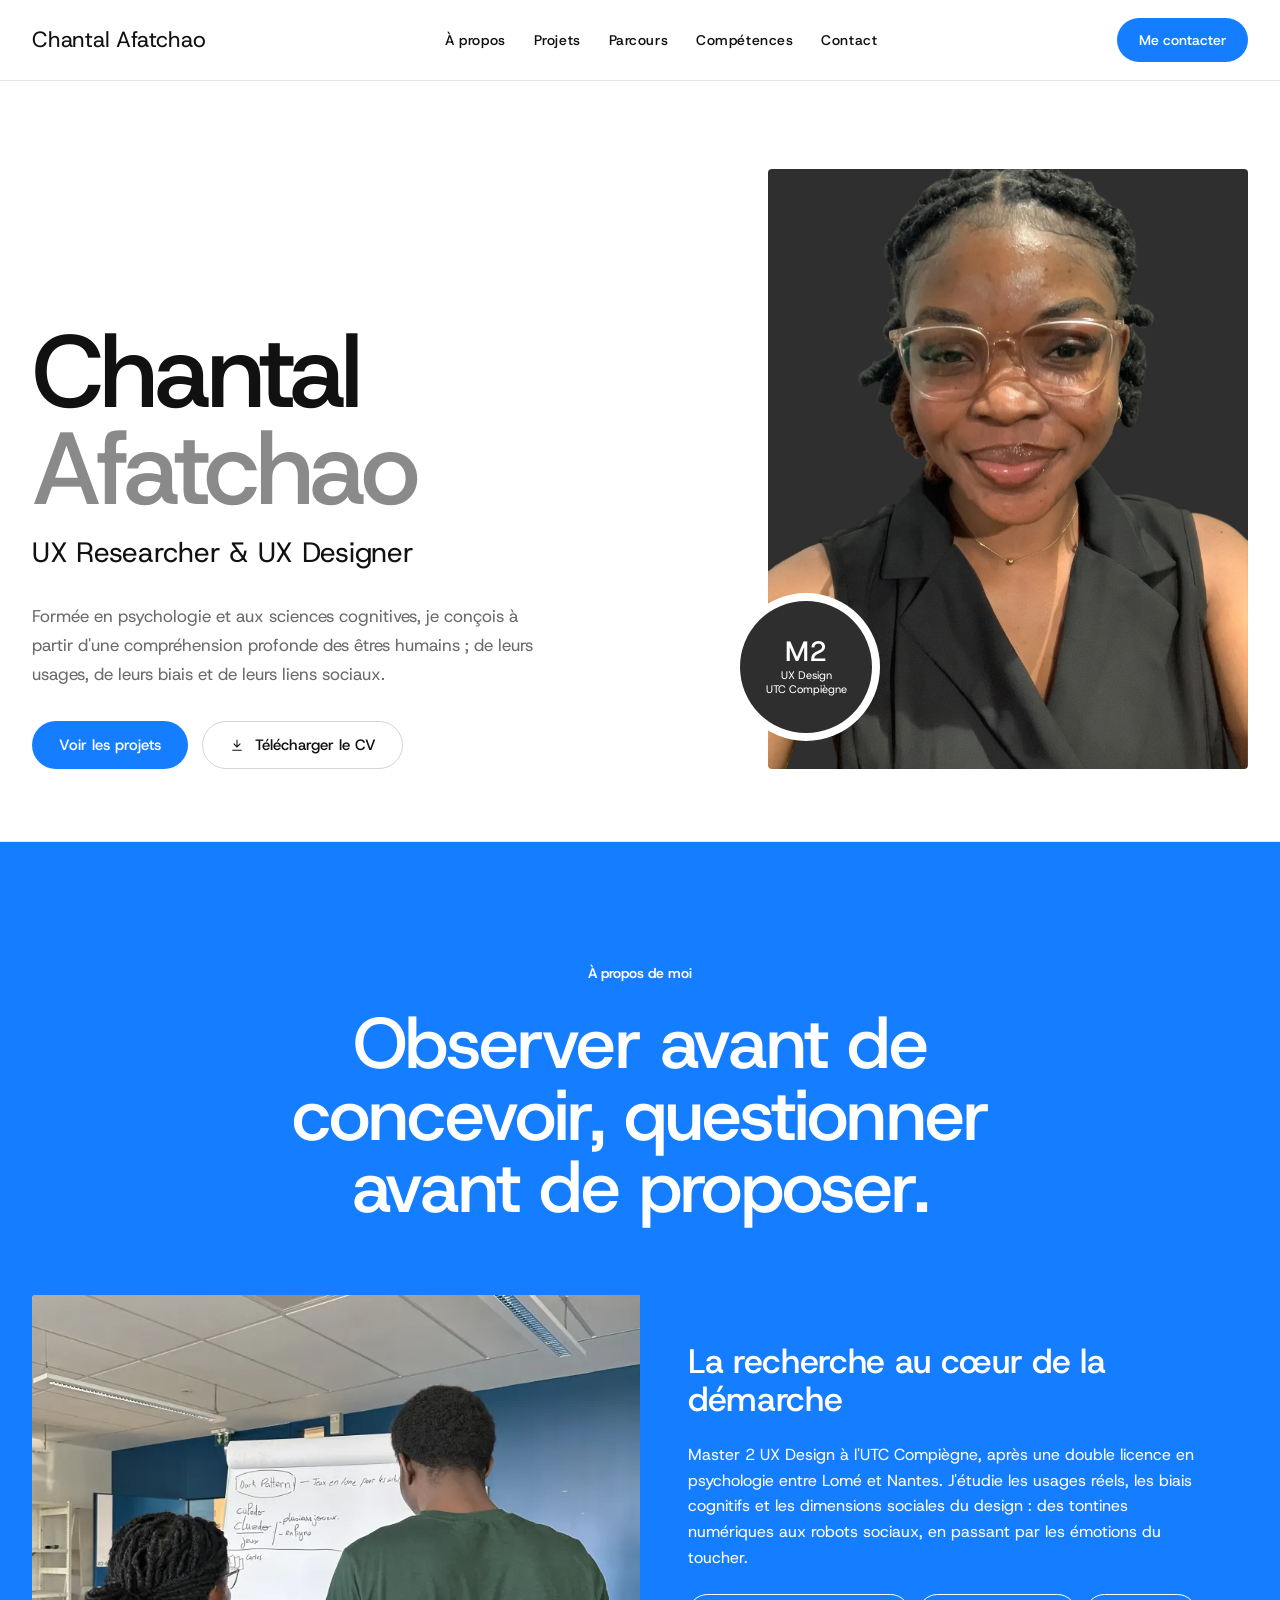
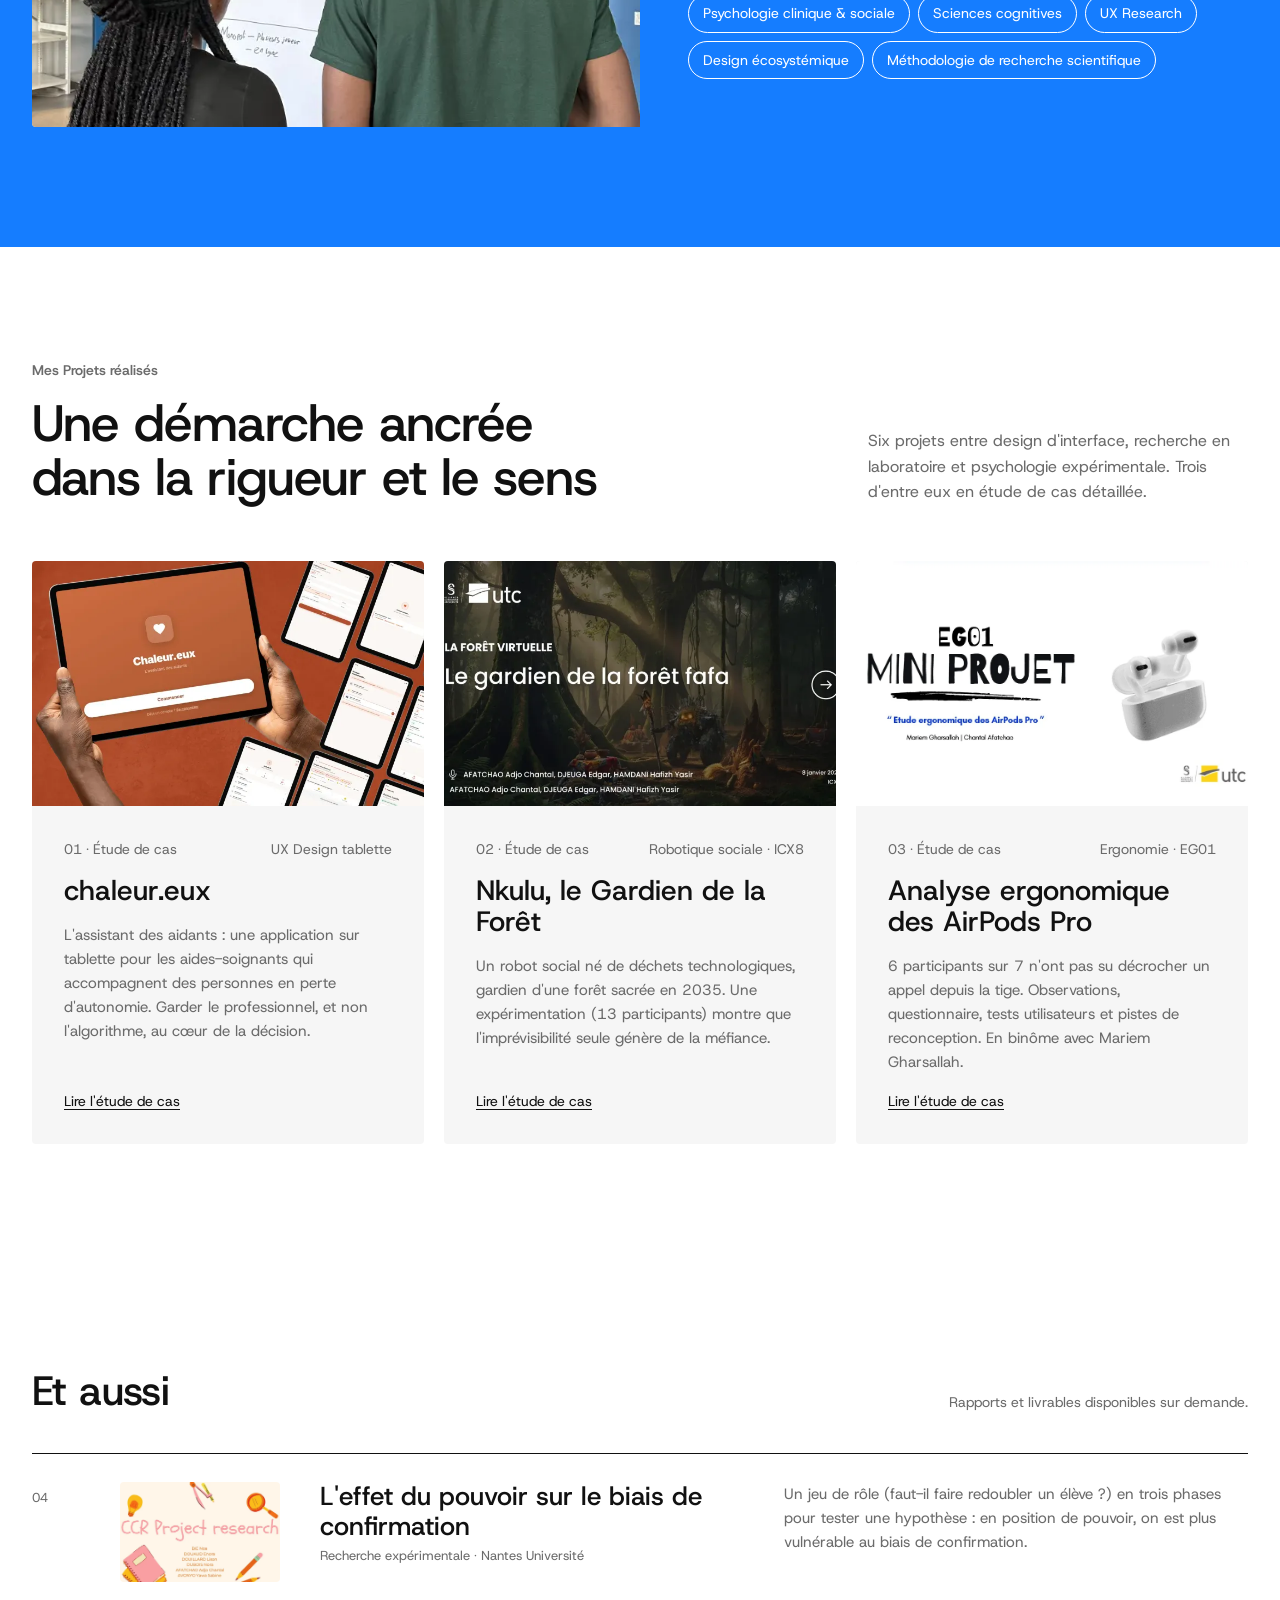
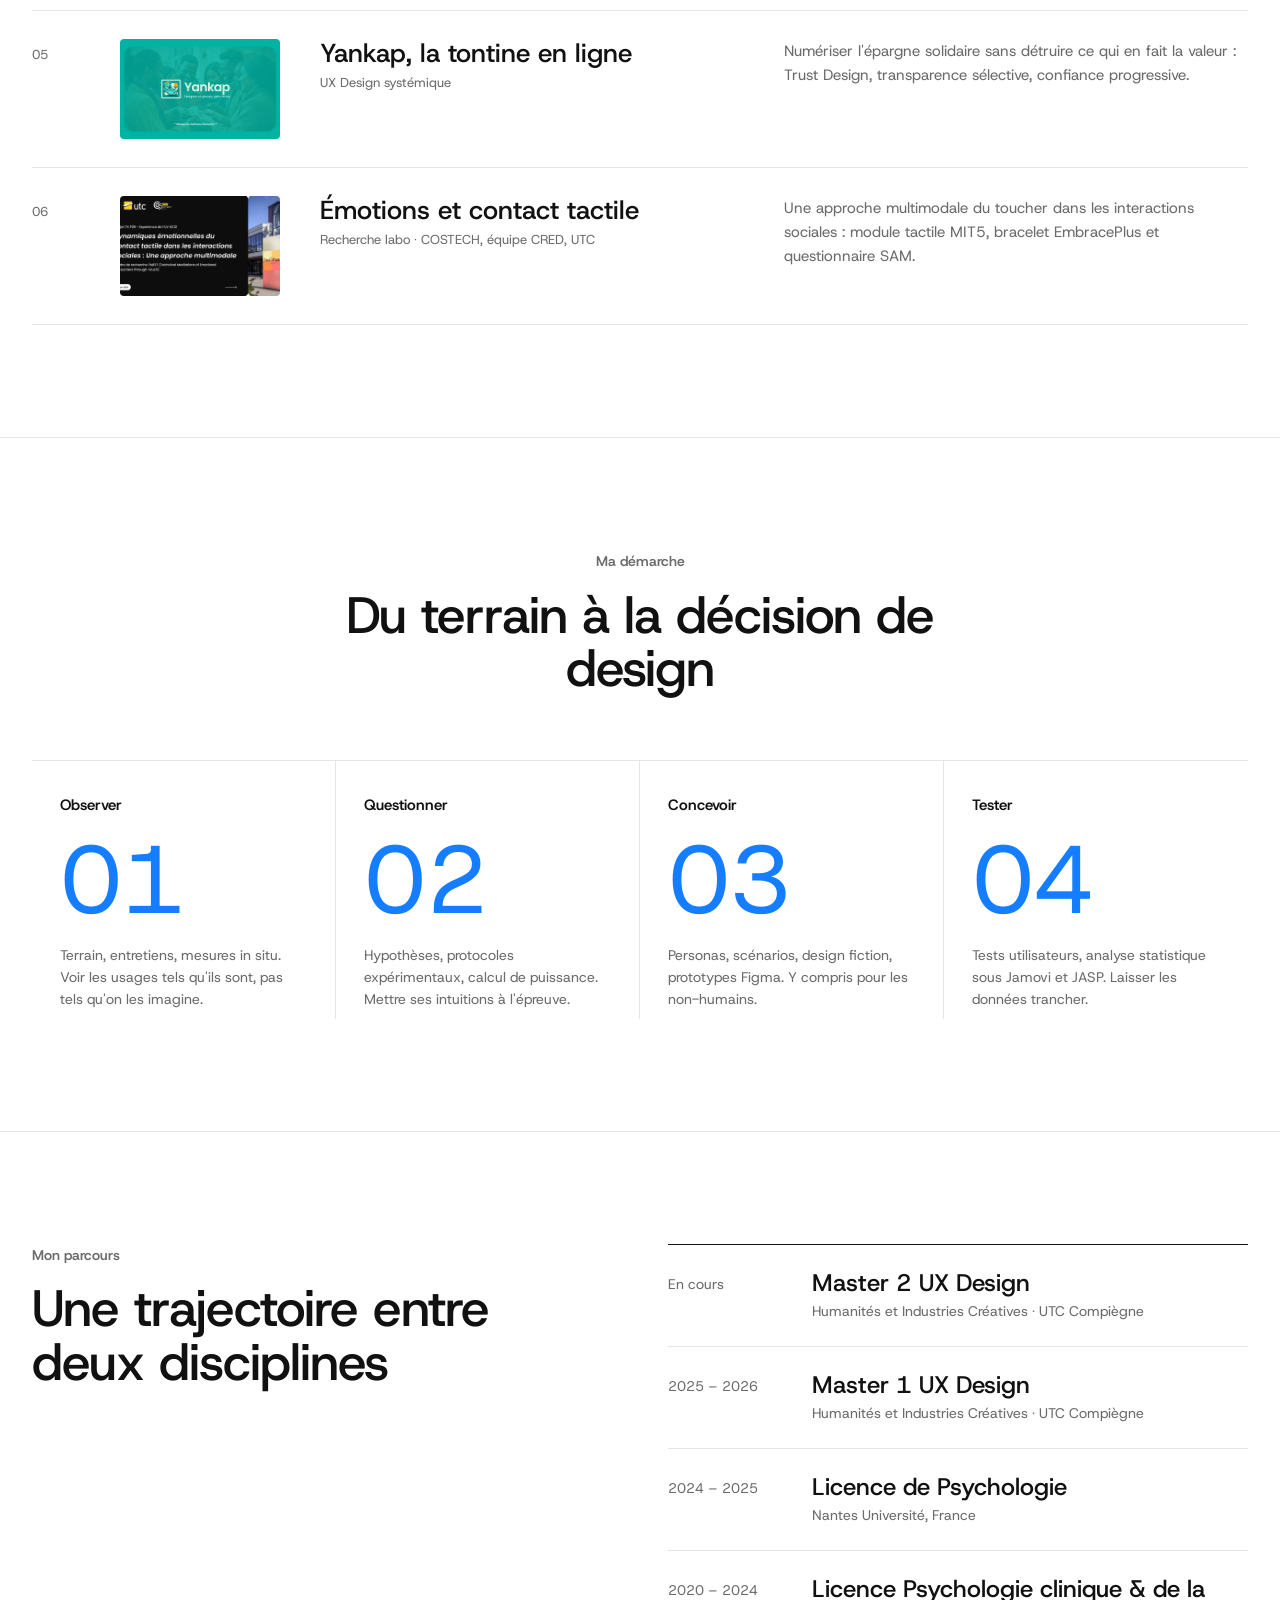
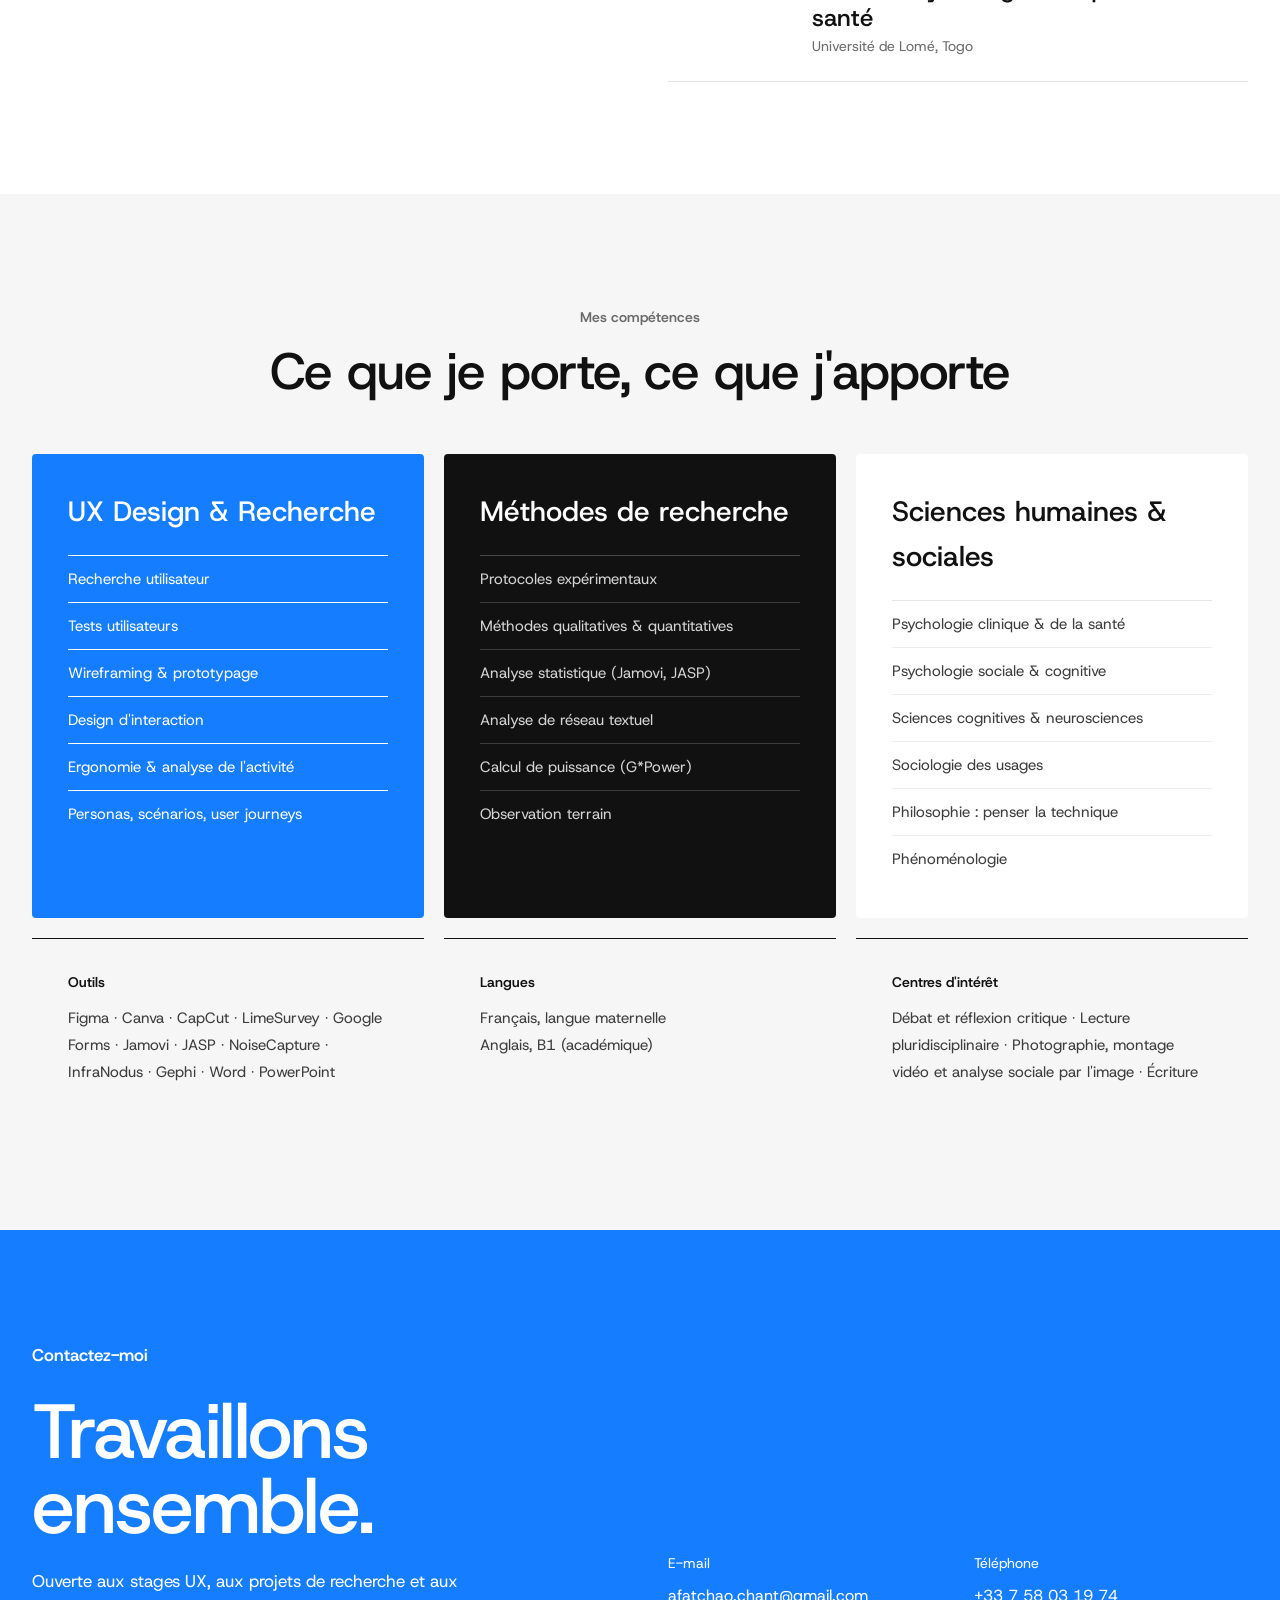
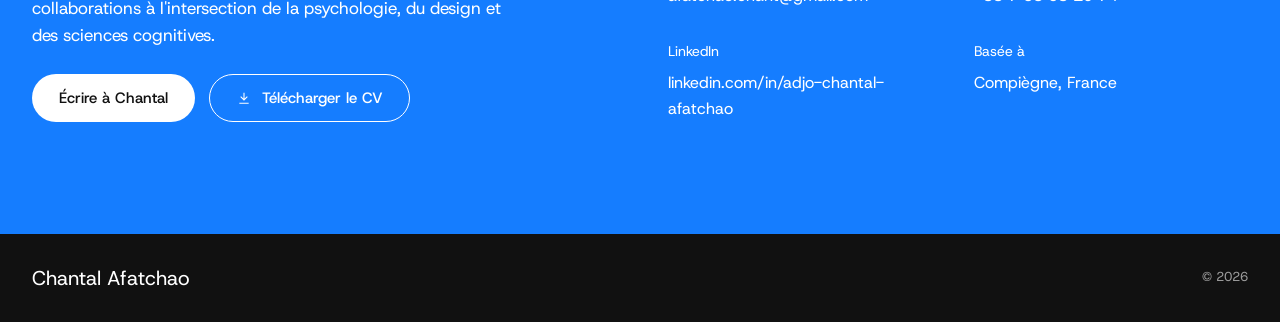
<file: index.html>
<!doctype html>
<html lang="fr">

<head>
    <meta charset="utf-8">
    <meta name="viewport" content="width=device-width, initial-scale=1">
    <title>Chantal Afatchao Portfolio UX</title>
    <meta name="description"
        content="Portfolio de Chantal Afatchao, UX Researcher & UX Designer, Master 2 UX Design à l'UTC Compiègne.">
    <link rel="preconnect" href="https://fonts.googleapis.com">
    <link rel="preconnect" href="https://fonts.gstatic.com" crossorigin>
    <link
        href="https://fonts.googleapis.com/css2?family=Host+Grotesk:ital,wght@0,400;0,500;0,600;1,400&amp;display=swap"
        rel="stylesheet">
    <link rel="stylesheet" href="css/style.css">
</head>

<body>

    <!-- NAV -->
    <header class="site-header">
        <nav class="wrap nav" aria-label="Navigation principale">
            <a class="brand" href="#top"><span class="brand-name">Chantal Afatchao</span></a>
            <div class="nav-links">
                <a href="#approche">À propos</a>
                <a href="#projets">Projets</a>
                <a href="#parcours">Parcours</a>
                <a href="#competences">Compétences</a>
                <a href="#contact">Contact</a>
            </div>
            <a class="pill-cta" href="#contact">Me contacter</a>
            <details class="nav-mob">
                <summary aria-label="Ouvrir le menu"><svg width="20" height="20" viewBox="0 0 24 24" fill="none"
                        stroke="#111" stroke-width="1.6" aria-hidden="true">
                        <path d="M4 8h16M4 16h16" />
                    </svg></summary>
                <div class="nav-mob-panel">
                    <a href="#approche">À propos</a>
                    <a href="#projets">Projets</a>
                    <a href="#parcours">Parcours</a>
                    <a href="#competences">Compétences</a>
                    <a class="pill-cta" href="#contact">Me contacter</a>
                </div>
            </details>
        </nav>
    </header>

    <main>
        <!-- HERO -->
        <section id="top" class="hero">
            <div class="wrap hero-grid">
                <div class="hero-text">
                    <div class="hero-title-group">
                        <h1>Chantal <span>Afatchao</span></h1>
                        <p class="hero-role">UX Researcher &amp; UX Designer</p>
                    </div>
                    <p class="hero-lead">Formée en psychologie et aux sciences cognitives, je conçois à partir d'une
                        compréhension profonde des êtres humains ; de leurs usages, de leurs biais et de leurs liens
                        sociaux.</p>
                    <div class="btn-row">
                        <a class="btn btn-dark" href="#projets">Voir les projets</a>
                        <a class="btn btn-line" href="assets/cv-chantal-afatchao.pdf" download><svg width="16"
                                height="16" viewBox="0 0 24 24" fill="none" stroke="currentColor" stroke-width="1.6"
                                aria-hidden="true">
                                <path d="M12 4v11M7 10l5 5 5-5M5 20h14" />
                            </svg>Télécharger le CV</a>
                    </div>
                </div>
                <div class="hero-visual">
                    <img class="portrait" src="assets/portrait.webp" width="1500" height="2000"
                        alt="Portrait de Chantal Afatchao" fetchpriority="high">
                    <div class="badge"><strong>M2</strong><span>UX Design<br>UTC Compiègne</span></div>
                </div>
            </div>
        </section>

        <!-- À PROPOS -->
        <section id="approche" class="about-section">
            <div class="wrap about">
            <div class="about-head">
                <p class="eyebrow">À propos de moi</p>
                <h2>Observer avant de <em>concevoir</em>, questionner avant de proposer.</h2>
            </div>
            <div class="about-card">
                <div class="about-photo">
                    <img src="assets/about.webp" srcset="assets/about-800.webp 800w, assets/about.webp 1200w"
                        sizes="(max-width: 900px) 100vw, 50vw" width="1200" height="1600" loading="lazy"
                        decoding="async" alt="Chantal Afatchao en atelier, devant un paperboard">
                </div>
                <div class="about-body">
                    <h3>La recherche au cœur de la démarche</h3>
                    <p>Master 2 UX Design à l'UTC Compiègne, après une double licence en psychologie entre Lomé et
                        Nantes. J'étudie les usages réels, les biais cognitifs et les dimensions sociales du design : des
                        tontines numériques aux robots sociaux, en passant par les émotions du toucher.</p>
                    <div class="tags">
                        <span class="tag">Psychologie clinique &amp; sociale</span>
                        <span class="tag">Sciences cognitives</span>
                        <span class="tag">UX Research</span>
                        <span class="tag">Design écosystémique</span>
                        <span class="tag">Méthodologie de recherche scientifique</span>
                    </div>
                </div>
            </div>
            </div>
        </section>

        <!-- PROJETS -->
        <section id="projets" class="projects">
            <div class="wrap">
                <div class="section-head">
                    <div>
                        <p class="eyebrow">Mes Projets réalisés</p>
                        <h2>Une démarche ancrée dans la rigueur et le sens</h2>
                    </div>
                    <p>Six projets entre design d'interface, recherche en laboratoire et psychologie expérimentale.
                        Trois d'entre eux en étude de cas détaillée.</p>
                </div>

                <div class="cards">
                    <a class="card" href="case-chaleureux.html">
                        <div class="card-visual"><img width="1600" height="900" decoding="async" srcset="assets/projets/chaleureux-mockup-800.webp 800w, assets/projets/chaleureux-mockup.webp 1600w" sizes="(max-width: 760px) 100vw, 400px" src="assets/projets/chaleureux-mockup.webp"
                                alt="Application Chaleur.eux sur tablette, entourée de ses principaux écrans" loading="lazy"></div>
                        <div class="card-body">
                            <div class="meta-row"><span>01 · Étude de cas</span><span>UX Design tablette</span></div>
                            <h3>chaleur.eux</h3>
                            <p>L'assistant des aidants : une application sur tablette pour les aides-soignants qui
                                accompagnent des personnes en perte d'autonomie. Garder le professionnel, et non
                                l'algorithme, au cœur de la décision.</p>
                            <span class="more-link">Lire l'étude de cas</span>
                        </div>
                    </a>
                    <a class="card" href="case-nkulu.html">
                        <div class="card-visual"><img width="1115" height="622" decoding="async" srcset="assets/projets/nkulu-titre-800.webp 800w, assets/projets/nkulu-titre.webp 1115w" sizes="(max-width: 760px) 100vw, 400px" src="assets/projets/nkulu-titre.webp"
                                alt="Le gardien de la forêt : un robot fait de mousse et de débris dans une forêt sombre" loading="lazy"></div>
                        <div class="card-body">
                            <div class="meta-row"><span>02 · Étude de cas</span><span>Robotique sociale · ICX8</span></div>
                            <h3>Nkulu, le Gardien de la Forêt</h3>
                            <p>Un robot social né de déchets technologiques, gardien d'une forêt sacrée en 2035. Une
                                expérimentation (13 participants) montre que l'imprévisibilité seule génère de la méfiance.</p>
                            <span class="more-link">Lire l'étude de cas</span>
                        </div>
                    </a>
                    <a class="card" href="case-airpods.html">
                        <div class="card-visual"><img width="1067" height="590" decoding="async" src="assets/projets/airpods-titre.webp"
                                alt="Mini projet EG01 : étude ergonomique des AirPods Pro" loading="lazy"></div>
                        <div class="card-body">
                            <div class="meta-row"><span>03 · Étude de cas</span><span>Ergonomie · EG01</span></div>
                            <h3>Analyse ergonomique des AirPods Pro</h3>
                            <p>6 participants sur 7 n'ont pas su décrocher un appel depuis la tige. Observations,
                                questionnaire, tests utilisateurs et pistes de reconception. En binôme avec Mariem
                                Gharsallah.</p>
                            <span class="more-link">Lire l'étude de cas</span>
                        </div>
                    </a>
                </div>
            </div>
        </section>

        <!-- ET AUSSI -->
        <section class="wrap more">
            <div class="more-head">
                <h2>Et aussi</h2>
                <p>Rapports et livrables disponibles sur demande.</p>
            </div>
            <div class="rows">
                <div class="row">
                    <span class="num">04</span>
                    <img class="row-thumb" width="800" height="450" decoding="async" loading="lazy"
                        src="assets/projets/biais-titre-800.webp" alt="Présentation du projet de recherche sur le pouvoir et le biais de confirmation">
                    <div class="title">
                        <h3>L'effet du pouvoir sur le biais de confirmation</h3><span class="sub">Recherche
                            expérimentale · Nantes Université</span>
                    </div>
                    <p>Un jeu de rôle (faut-il faire redoubler un élève ?) en trois phases pour tester une hypothèse :
                        en position de pouvoir, on est plus vulnérable au biais de confirmation.</p>
                </div>
                <div class="row">
                    <span class="num">05</span>
                    <img class="row-thumb" width="800" height="450" decoding="async" loading="lazy"
                        src="assets/projets/yankap-cover-800.webp" alt="Logo Yankap : épargnez en groupe, sans stress">
                    <div class="title">
                        <h3>Yankap, la tontine en ligne</h3><span class="sub">UX Design systémique</span>
                    </div>
                    <p>Numériser l'épargne solidaire sans détruire ce qui en fait la valeur : Trust Design,
                        transparence sélective, confiance progressive.</p>
                </div>
                <div class="row">
                    <span class="num">06</span>
                    <img class="row-thumb" width="800" height="435" decoding="async" loading="lazy"
                        src="assets/projets/tactos-titre-800.webp" alt="Dynamiques émotionnelles du contact tactile, projet TX à l'UTC">
                    <div class="title">
                        <h3>Émotions et contact tactile</h3><span class="sub">Recherche labo · COSTECH, équipe CRED,
                            UTC</span>
                    </div>
                    <p>Une approche multimodale du toucher dans les interactions sociales : module tactile MIT5,
                        bracelet EmbracePlus et questionnaire SAM.</p>
                </div>
                <!-- Projets masqués pour le moment (pas encore de ressources)
                <div class="row">
                    <span class="num">06</span>
                    <div class="title">
                        <h3>Nuisances sonores et désertion animale</h3><span class="sub">Design écosystémique · Gare de
                            Compiègne · ICX1</span>
                    </div>
                    <p>Des pics sonores au-delà de 85 dB vident la gare de toute faune nocturne. Observations de nuit,
                        entretien avec un expert chiroptère, trois concepts de cohabitation.</p>
                </div>
                <div class="row">
                    <span class="num">07</span>
                    <div class="title">
                        <h3>Atelier design fiction gare et oiseaux</h3><span class="sub">Facilitation · ICX1</span>
                    </div>
                    <p>Un atelier participatif en sept phases, de l'écoute immersive au Crazy 8, conclu par trois
                        concepts ancrés dans les cycles saisonniers des oiseaux.</p>
                </div>
                -->
                <!-- Projets masqués pour le moment (pas encore de ressources)
                <div class="row">
                    <span class="num">09</span>
                    <div class="title">
                        <h3>Biais médiatiques &amp; accès à l'information</h3><span class="sub">UX Research ·
                            ICX2</span>
                    </div>
                    <p>Évaluation UX d'AllSides pour Courrier International avec 8 participants, et carnet d'études sur
                        l'accès à une information plurielle.</p>
                </div>
                <div class="row">
                    <span class="num">10</span>
                    <div class="title">
                        <h3>Impact du numérique sur l'enfant</h3><span class="sub">Philosophie des sciences et techniques · PH03</span>
                    </div>
                    <p>Mémoire collectif sur les dimensions socio-émotionnelles et cognitives, lues avec Tisseron,
                        Merleau-Ponty, Stiegler et Verbeek.</p>
                </div>
                <div class="row">
                    <span class="num">11</span>
                    <div class="title">
                        <h3>Podcast immersif contre le tabagisme</h3><span class="sub">Santé publique · Nantes
                            Université</span>
                    </div>
                    <p>Un podcast narratif où l'auditeur devient acteur de ses choix : un enjeu de santé publique
                        traduit en expérience accessible.</p>
                </div>
                <div class="row">
                    <span class="num">12</span>
                    <div class="title">
                        <h3>Numérique &amp; handicap psychique</h3><span class="sub">Sociologie des usages · PHITECO ·
                            janv. 2026</span>
                    </div>
                    <p>L'accessibilité comme ajustement sociotechnique. Pour le public TSA, la clarté ontologique prime
                        sur le mimétisme : « Je sais que c'est une machine. »</p>
                </div>
                -->
            </div>
        </section>

        <!-- DÉMARCHE -->
        <section class="method">
            <div class="wrap">
                <div class="center-head">
                    <p class="eyebrow">Ma démarche</p>
                    <h2>Du terrain à la décision de design</h2>
                </div>
                <div class="steps">
                    <div class="step">
                        <h3>Observer</h3><span class="big" aria-hidden="true">01</span>
                        <p>Terrain, entretiens, mesures in situ. Voir les usages tels qu'ils sont, pas tels qu'on les
                            imagine.</p>
                    </div>
                    <div class="step">
                        <h3>Questionner</h3><span class="big" aria-hidden="true">02</span>
                        <p>Hypothèses, protocoles expérimentaux, calcul de puissance. Mettre ses intuitions à l'épreuve.
                        </p>
                    </div>
                    <div class="step">
                        <h3>Concevoir</h3><span class="big" aria-hidden="true">03</span>
                        <p>Personas, scénarios, design fiction, prototypes Figma. Y compris pour les non-humains.</p>
                    </div>
                    <div class="step">
                        <h3>Tester</h3><span class="big" aria-hidden="true">04</span>
                        <p>Tests utilisateurs, analyse statistique sous Jamovi et JASP. Laisser les données trancher.
                        </p>
                    </div>
                </div>
            </div>
        </section>

        <!-- PARCOURS -->
        <section id="parcours" class="path">
            <div class="wrap">
                <div class="path-head">
                    <p class="eyebrow">Mon parcours</p>
                    <h2>Une trajectoire entre deux disciplines</h2>
                </div>
                <div class="timeline">
                    <!-- <div class="entry"><span class="when">En cours</span>
                        <div>
                            <h3>Assistante de recherche</h3>
                            <p>Labo COSTECH, équipe CRED · UTC Compiègne</p>
                        </div>
                    </div> -->
                    <div class="entry"><span class="when">En cours</span>
                        <div>
                            <h3>Master 2 UX Design</h3>
                            <p>Humanités et Industries Créatives · UTC Compiègne</p>
                        </div>
                    </div>
                    <div class="entry"><span class="when">2025 – 2026</span>
                        <div>
                            <h3>Master 1 UX Design</h3>
                            <p>Humanités et Industries Créatives · UTC Compiègne</p>
                        </div>
                    </div>
                    <div class="entry"><span class="when">2024 – 2025</span>
                        <div>
                            <h3>Licence de Psychologie</h3>
                            <p>Nantes Université, France</p>
                        </div>
                    </div>
                    <div class="entry"><span class="when">2020 – 2024</span>
                        <div>
                            <h3>Licence Psychologie clinique &amp; de la santé</h3>
                            <p>Université de Lomé, Togo</p>
                        </div>
                    </div>
                </div>
            </div>
        </section>

        <!-- COMPÉTENCES -->
        <section id="competences" class="skills">
            <div class="wrap">
                <div class="center-head">
                    <p class="eyebrow"> Mes compétences</p>
                    <h2>Ce que je porte, ce que j'apporte</h2>
                </div>
                <div class="skill-grid">
                    <div class="skill-card blue">
                        <h3>UX Design &amp; Recherche</h3>
                        <ul>
                            <li>Recherche utilisateur</li>
                            <li>Tests utilisateurs</li>
                            <li>Wireframing &amp; prototypage</li>
                            <li>Design d'interaction</li>
                            <li>Ergonomie &amp; analyse de l'activité</li>
                            <li>Personas, scénarios, user journeys</li>
                        </ul>
                    </div>
                    <div class="skill-card dark">
                        <h3>Méthodes de recherche</h3>
                        <ul>
                            <li>Protocoles expérimentaux</li>
                            <li>Méthodes qualitatives &amp; quantitatives</li>
                            <li>Analyse statistique (Jamovi, JASP)</li>
                            <li>Analyse de réseau textuel</li>
                            <li>Calcul de puissance (G*Power)</li>
                            <li>Observation terrain</li>
                        </ul>
                    </div>
                    <div class="skill-card">
                        <h3>Sciences humaines &amp; sociales</h3>
                        <ul>
                            <li>Psychologie clinique &amp; de la santé</li>
                            <li>Psychologie sociale &amp; cognitive</li>
                            <li>Sciences cognitives &amp; neurosciences</li>
                            <li>Sociologie des usages</li>
                            <li>Philosophie : penser la technique</li>
                            <li>Phénoménologie</li>
                        </ul>
                    </div>
                </div>
                <div class="skill-extra">
                    <div>
                        <h3>Outils</h3>
                        <p>Figma · Canva · CapCut · LimeSurvey · Google Forms · Jamovi · JASP · NoiseCapture ·
                            InfraNodus · Gephi · Word · PowerPoint</p>
                    </div>
                    <div>
                        <h3>Langues</h3>
                        <p>Français, langue maternelle<br>Anglais, B1 (académique)</p>
                    </div>
                    <div>
                        <h3>Centres d'intérêt</h3>
                        <p>Débat et réflexion critique · Lecture pluridisciplinaire · Photographie, montage vidéo et
                            analyse sociale par l'image · Écriture</p>
                    </div>
                </div>
            </div>
        </section>

        <!-- CONTACT -->
        <section id="contact" class="contact">
            <div class="wrap">
                <div class="contact-main">
                    <p class="eyebrow">Contactez-moi</p>
                    <h2>Travaillons <em>ensemble</em>.</h2>
                    <p>Ouverte aux stages UX, aux projets de recherche et aux collaborations à l'intersection de la
                        psychologie, du design et des sciences cognitives.</p>
                    <div class="btn-row">
                        <a class="btn btn-white" href="mailto:afatchao.chant@gmail.com">Écrire à Chantal</a>
                        <a class="btn btn-line-dark" href="assets/cv-chantal-afatchao.pdf" download><svg width="16"
                                height="16" viewBox="0 0 24 24" fill="none" stroke="currentColor" stroke-width="1.6"
                                aria-hidden="true">
                                <path d="M12 4v11M7 10l5 5 5-5M5 20h14" />
                            </svg>Télécharger le CV</a>
                    </div>
                </div>
                <div class="contact-info">
                    <div><span class="label">E-mail</span><a
                            href="mailto:afatchao.chant@gmail.com">afatchao.chant@gmail.com</a></div>
                    <div><span class="label">Téléphone</span><a href="tel:+33758031974">+33 7 58 03 19 74</a></div>
                    <div><span class="label">LinkedIn</span><a
                            href="https://www.linkedin.com/in/adjo-chantal-afatchao-296263353/" target="_blank"
                            rel="noopener">linkedin.com/in/adjo-chantal-afatchao</a></div>
                    <div><span class="label">Basée à</span><span>Compiègne, France</span></div>
                </div>
            </div>
        </section>
    </main>

    <footer class="site-footer">
        <div class="wrap footer-inner">
            <strong>Chantal Afatchao</strong>
            <span>© 2026</span>
        </div>
    </footer>
</body>

</html>
</file>
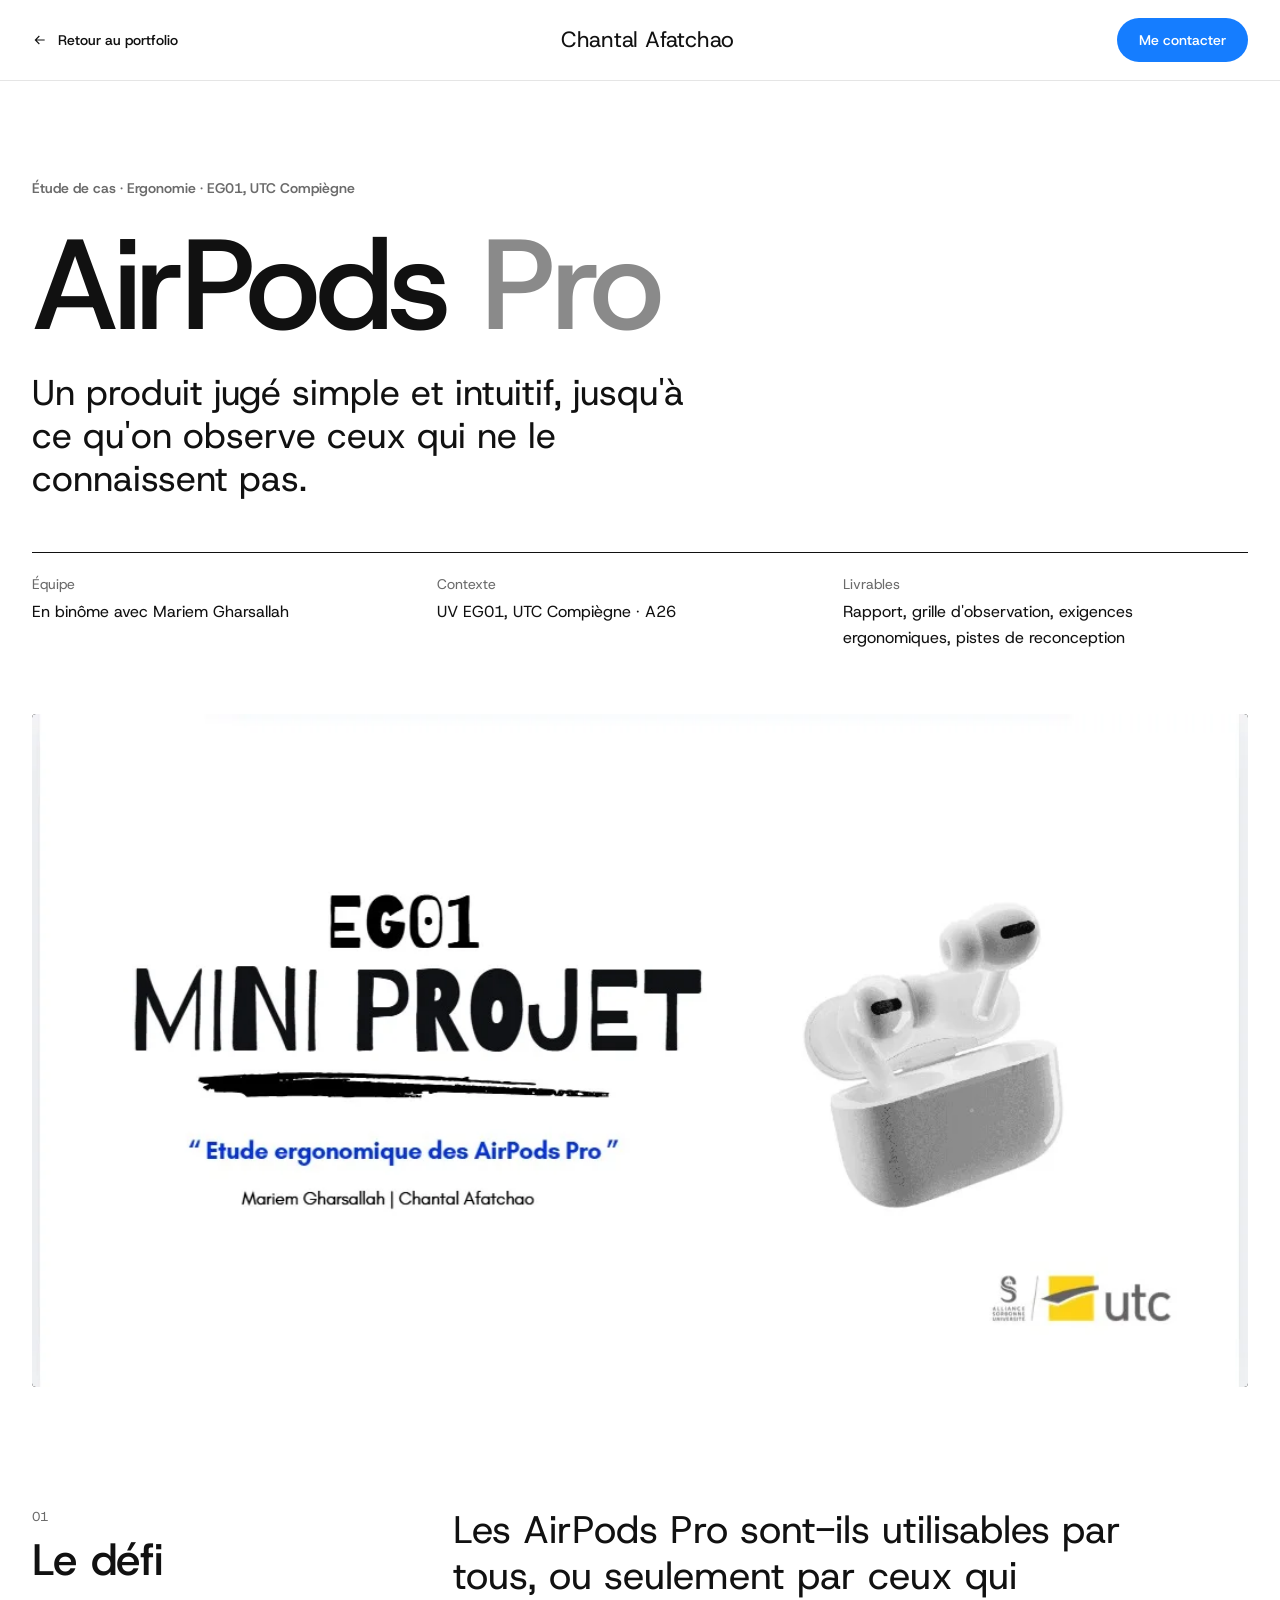
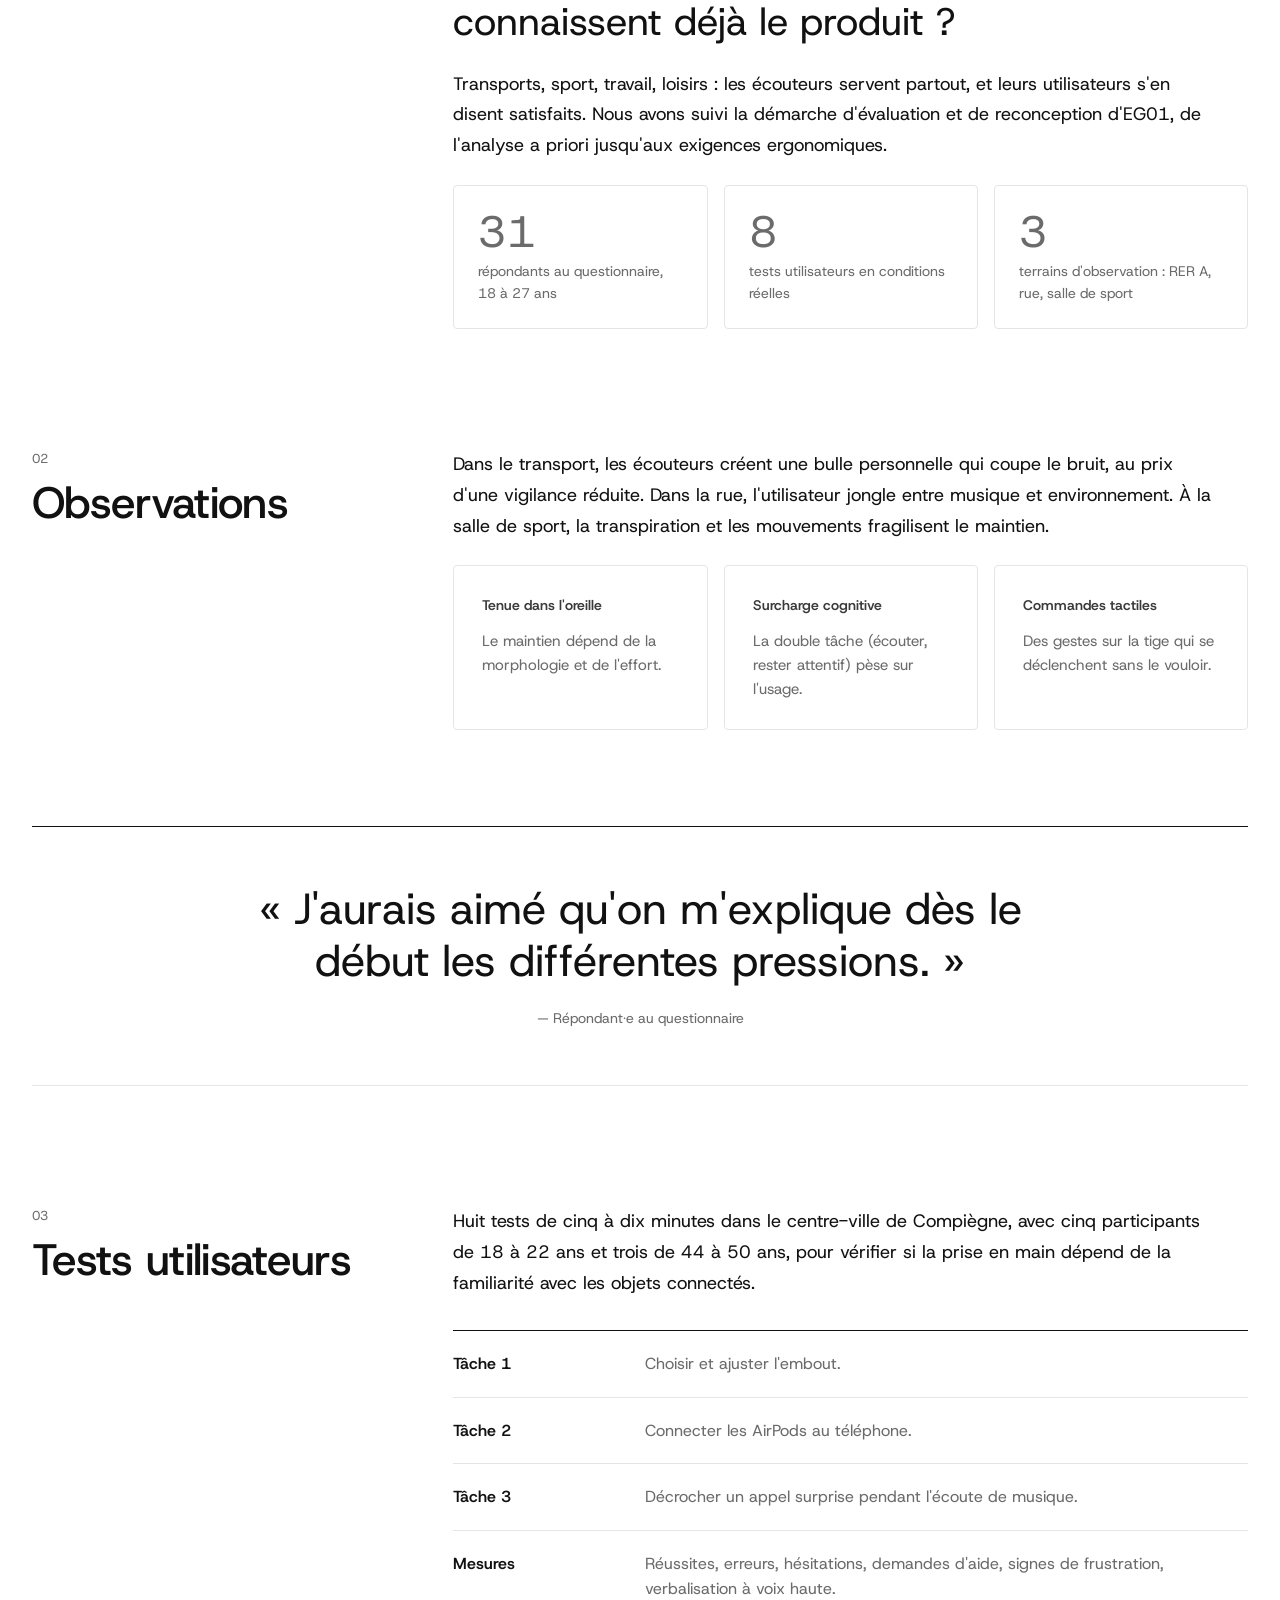
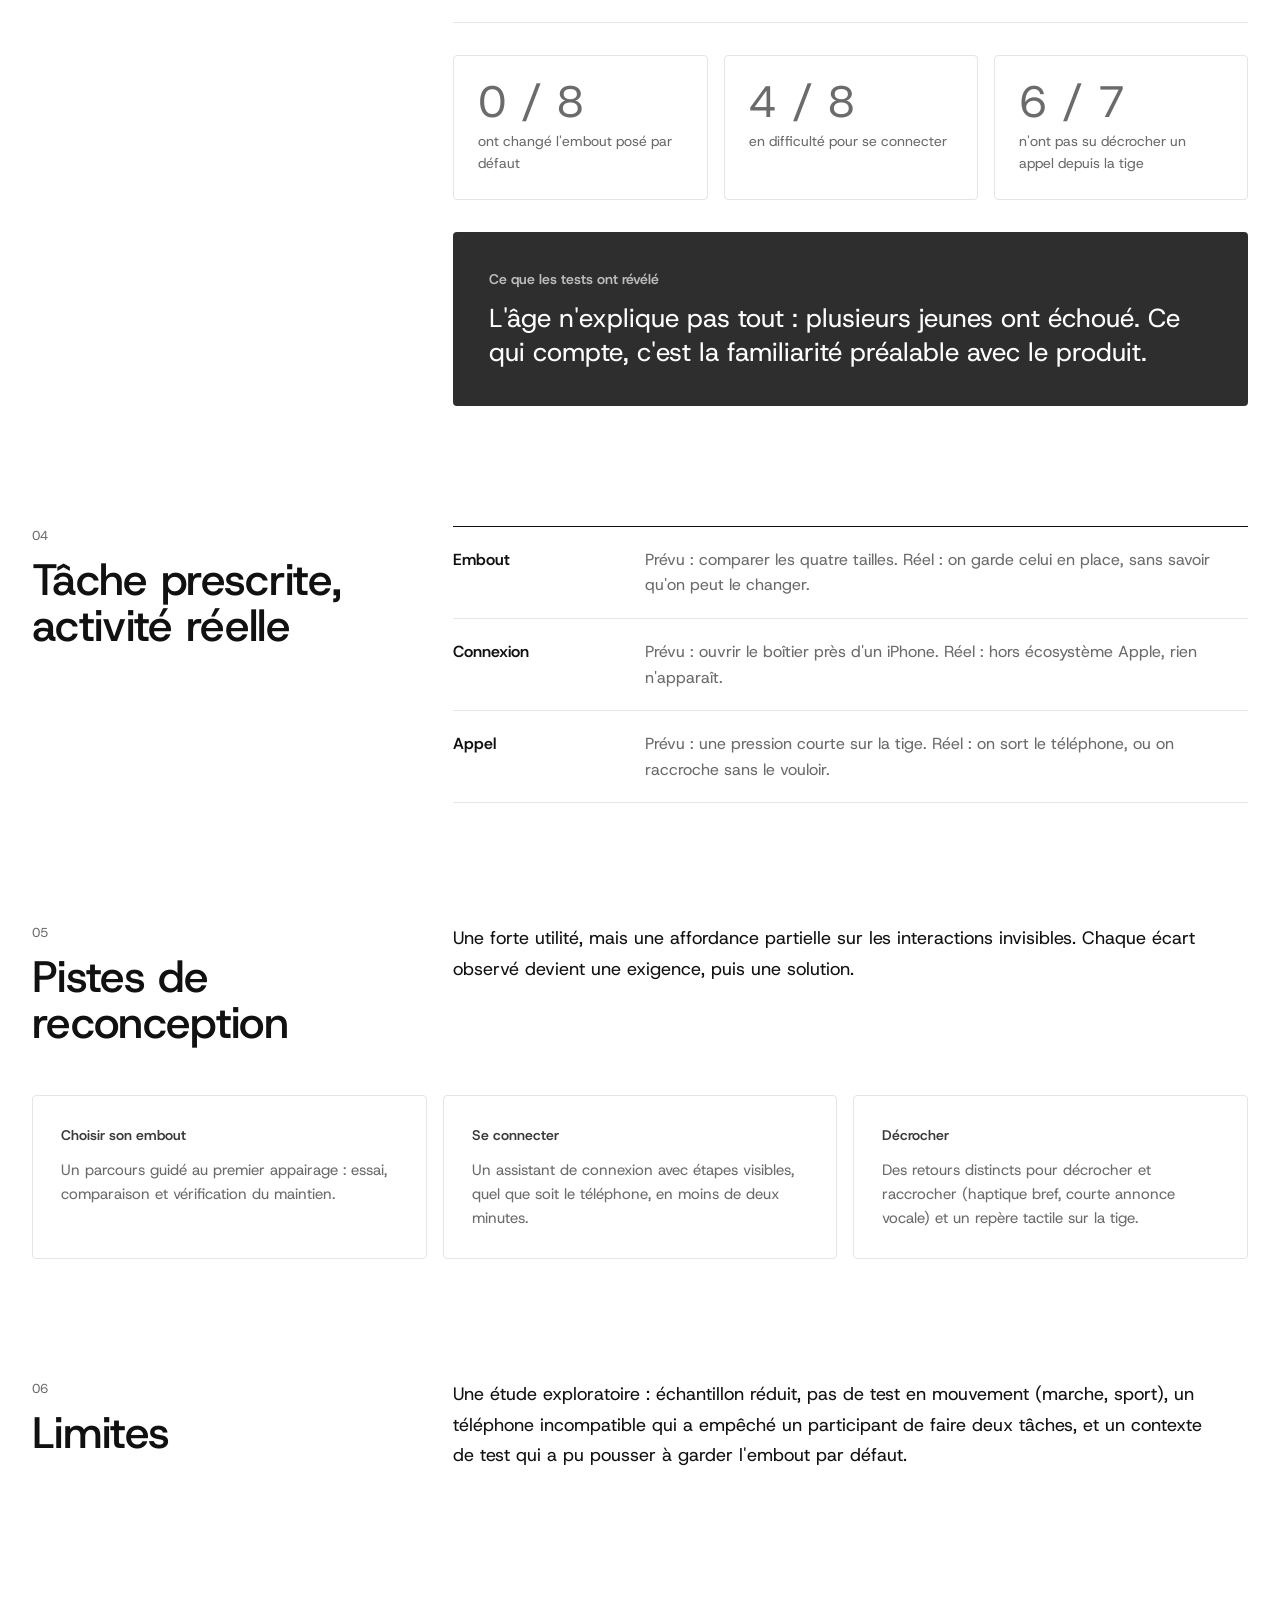
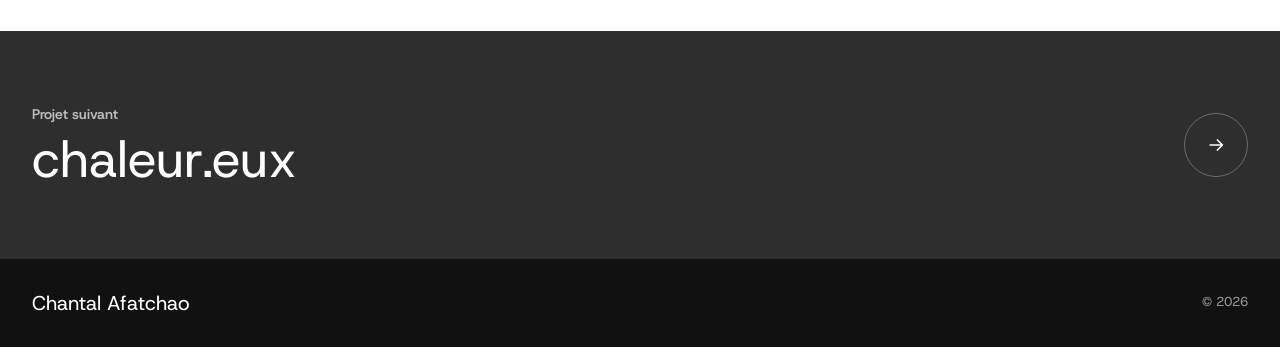
<file: case-airpods.html>
<!doctype html>
<html lang="fr">
<head>
<meta charset="utf-8">
<meta name="viewport" content="width=device-width, initial-scale=1">
<title>AirPods Pro  Étude de cas</title>
<meta name="description" content="Étude de cas ergonomie : évaluation et reconception des AirPods Pro, observations, questionnaire et tests utilisateurs. Chantal Afatchao.">
<link rel="preconnect" href="https://fonts.googleapis.com">
<link rel="preconnect" href="https://fonts.gstatic.com" crossorigin>
<link href="https://fonts.googleapis.com/css2?family=Host+Grotesk:ital,wght@0,400;0,500;0,600;1,400&amp;display=swap" rel="stylesheet">
<link rel="stylesheet" href="css/style.css">
</head>
<body>

<header class="site-header">
<nav class="wrap nav" aria-label="Navigation principale">
<a class="back-link" href="index.html#projets"><svg width="16" height="16" viewBox="0 0 24 24" fill="none" stroke="currentColor" stroke-width="1.6" aria-hidden="true"><path d="M19 12H5M11 6l-6 6 6 6"/></svg>Retour au portfolio</a>
<span class="brand-name">Chantal Afatchao</span>
<a class="pill-cta" href="mailto:afatchao.chant@gmail.com">Me contacter</a>
</nav>
</header>
<style>.nav > .pill-cta{display:inline-flex}@media(max-width:600px){.nav > .brand-name{display:none}}</style>

<main>
<section class="wrap case-head">
<p class="eyebrow">Étude de cas · Ergonomie · EG01, UTC Compiègne</p>
<h1>AirPods <span>Pro</span></h1>
<p class="case-lead">Un produit jugé simple et intuitif, jusqu'à ce qu'on observe ceux qui ne le connaissent pas.</p>
<div class="facts">
<div><span class="label">Équipe</span><span>En binôme avec Mariem Gharsallah</span></div>
<div><span class="label">Contexte</span><span>UV EG01, UTC Compiègne · A26</span></div>
<div><span class="label">Livrables</span><span>Rapport, grille d'observation, exigences ergonomiques, pistes de reconception</span></div>
</div>
</section>

<section class="wrap">
<div class="case-hero has-img">
<img width="1067" height="590" decoding="async" src="assets/projets/airpods-titre.webp" alt="Mini projet EG01 : étude ergonomique des AirPods Pro, par Mariem Gharsallah et Chantal Afatchao" fetchpriority="high">
</div>
</section>

<section class="wrap case-section">
<div class="case-label"><span class="n">01</span><h2>Le défi</h2></div>
<div class="case-body">
<p class="big sm">Les AirPods Pro sont-ils utilisables par tous, ou seulement par ceux qui connaissent déjà le produit ?</p>
<p class="text">Transports, sport, travail, loisirs : les écouteurs servent partout, et leurs utilisateurs s'en disent satisfaits. Nous avons suivi la démarche d'évaluation et de reconception d'EG01, de l'analyse a priori jusqu'aux exigences ergonomiques.</p>
<div class="grid-2">
<div class="box"><span class="num">31</span><span class="note">répondants au questionnaire, 18 à 27 ans</span></div>
<div class="box"><span class="num">8</span><span class="note">tests utilisateurs en conditions réelles</span></div>
<div class="box"><span class="num">3</span><span class="note">terrains d'observation : RER A, rue, salle de sport</span></div>
</div>
</div>
</section>

<section class="wrap case-section">
<div class="case-label"><span class="n">02</span><h2>Observations</h2></div>
<div class="case-body">
<p class="text">Dans le transport, les écouteurs créent une bulle personnelle qui coupe le bruit, au prix d'une vigilance réduite. Dans la rue, l'utilisateur jongle entre musique et environnement. À la salle de sport, la transpiration et les mouvements fragilisent le maintien.</p>
<div class="grid-2">
<div class="box solid"><span class="label">Tenue dans l'oreille</span><p>Le maintien dépend de la morphologie et de l'effort.</p></div>
<div class="box solid"><span class="label">Surcharge cognitive</span><p>La double tâche (écouter, rester attentif) pèse sur l'usage.</p></div>
<div class="box solid"><span class="label">Commandes tactiles</span><p>Des gestes sur la tige qui se déclenchent sans le vouloir.</p></div>
</div>
</div>
</section>

<section class="wrap quote">
<blockquote>
<p>« J'aurais aimé qu'on m'explique dès le début les différentes pressions. »</p>
<cite>— Répondant·e au questionnaire</cite>
</blockquote>
</section>

<section class="wrap case-section">
<div class="case-label"><span class="n">03</span><h2>Tests utilisateurs</h2></div>
<div class="case-body" style="gap:32px">
<p class="text">Huit tests de cinq à dix minutes dans le centre-ville de Compiègne, avec cinq participants de 18 à 22 ans et trois de 44 à 50 ans, pour vérifier si la prise en main dépend de la familiarité avec les objets connectés.</p>
<dl class="protocol" style="margin:0">
<div><dt>Tâche 1</dt><dd>Choisir et ajuster l'embout.</dd></div>
<div><dt>Tâche 2</dt><dd>Connecter les AirPods au téléphone.</dd></div>
<div><dt>Tâche 3</dt><dd>Décrocher un appel surprise pendant l'écoute de musique.</dd></div>
<div><dt>Mesures</dt><dd>Réussites, erreurs, hésitations, demandes d'aide, signes de frustration, verbalisation à voix haute.</dd></div>
</dl>
<div class="grid-2">
<div class="box"><span class="num">0 / 8</span><span class="note">ont changé l'embout posé par défaut</span></div>
<div class="box"><span class="num">4 / 8</span><span class="note">en difficulté pour se connecter</span></div>
<div class="box"><span class="num">6 / 7</span><span class="note">n'ont pas su décrocher un appel depuis la tige</span></div>
</div>
<div class="insight"><span class="label">Ce que les tests ont révélé</span><p>L'âge n'explique pas tout : plusieurs jeunes ont échoué. Ce qui compte, c'est la familiarité préalable avec le produit.</p></div>
</div>
</section>

<section class="wrap case-section">
<div class="case-label"><span class="n">04</span><h2>Tâche prescrite, activité réelle</h2></div>
<div class="case-body">
<dl class="protocol" style="margin:0">
<div><dt>Embout</dt><dd>Prévu : comparer les quatre tailles. Réel : on garde celui en place, sans savoir qu'on peut le changer.</dd></div>
<div><dt>Connexion</dt><dd>Prévu : ouvrir le boîtier près d'un iPhone. Réel : hors écosystème Apple, rien n'apparaît.</dd></div>
<div><dt>Appel</dt><dd>Prévu : une pression courte sur la tige. Réel : on sort le téléphone, ou on raccroche sans le vouloir.</dd></div>
</dl>
</div>
</section>

<section class="wrap case-section" style="display:block">
<div class="solution-intro">
<div class="case-label"><span class="n">05</span><h2>Pistes de reconception</h2></div>
<p>Une forte utilité, mais une affordance partielle sur les interactions invisibles. Chaque écart observé devient une exigence, puis une solution.</p>
</div>
<div class="grid-2">
<div class="box solid"><span class="label">Choisir son embout</span><p>Un parcours guidé au premier appairage : essai, comparaison et vérification du maintien.</p></div>
<div class="box solid"><span class="label">Se connecter</span><p>Un assistant de connexion avec étapes visibles, quel que soit le téléphone, en moins de deux minutes.</p></div>
<div class="box solid"><span class="label">Décrocher</span><p>Des retours distincts pour décrocher et raccrocher (haptique bref, courte annonce vocale) et un repère tactile sur la tige.</p></div>
</div>
</section>

<section class="wrap case-section">
<div class="case-label"><span class="n">06</span><h2>Limites</h2></div>
<div class="case-body">
<p class="text">Une étude exploratoire : échantillon réduit, pas de test en mouvement (marche, sport), un téléphone incompatible qui a empêché un participant de faire deux tâches, et un contexte de test qui a pu pousser à garder l'embout par défaut.</p>
</div>
</section>

<section class="next">
<div class="wrap">
<a href="case-chaleureux.html" style="padding-left:0;padding-right:0">
<span class="next-title"><span class="eyebrow">Projet suivant</span><strong>chaleur.eux</strong></span>
<span class="arrow"><svg width="22" height="22" viewBox="0 0 24 24" fill="none" stroke="currentColor" stroke-width="1.6" aria-hidden="true"><path d="M5 12h14M13 6l6 6-6 6"/></svg></span>
</a>
</div>
</section>
</main>

<footer class="site-footer">
<div class="wrap footer-inner">
<strong>Chantal Afatchao</strong>
<span>© 2026</span>
</div>
</footer>
</body>
</html>
</file>
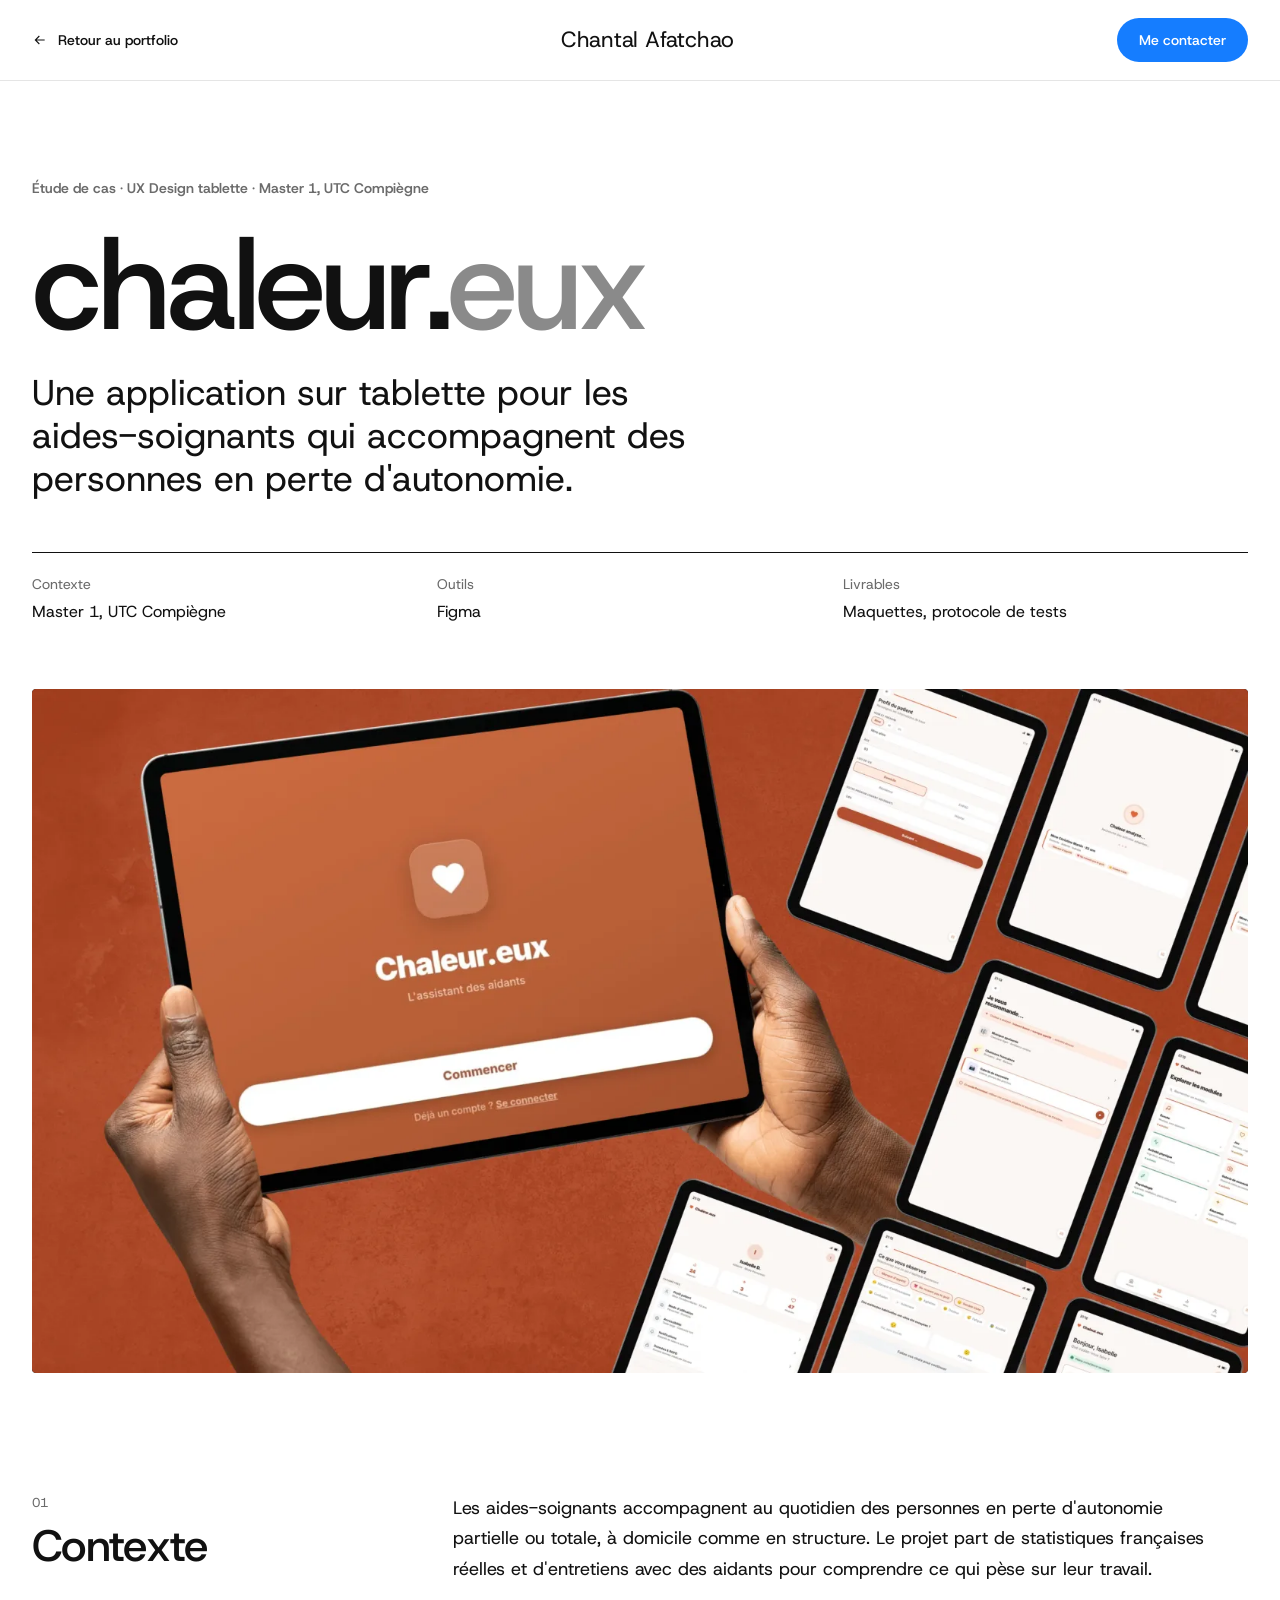
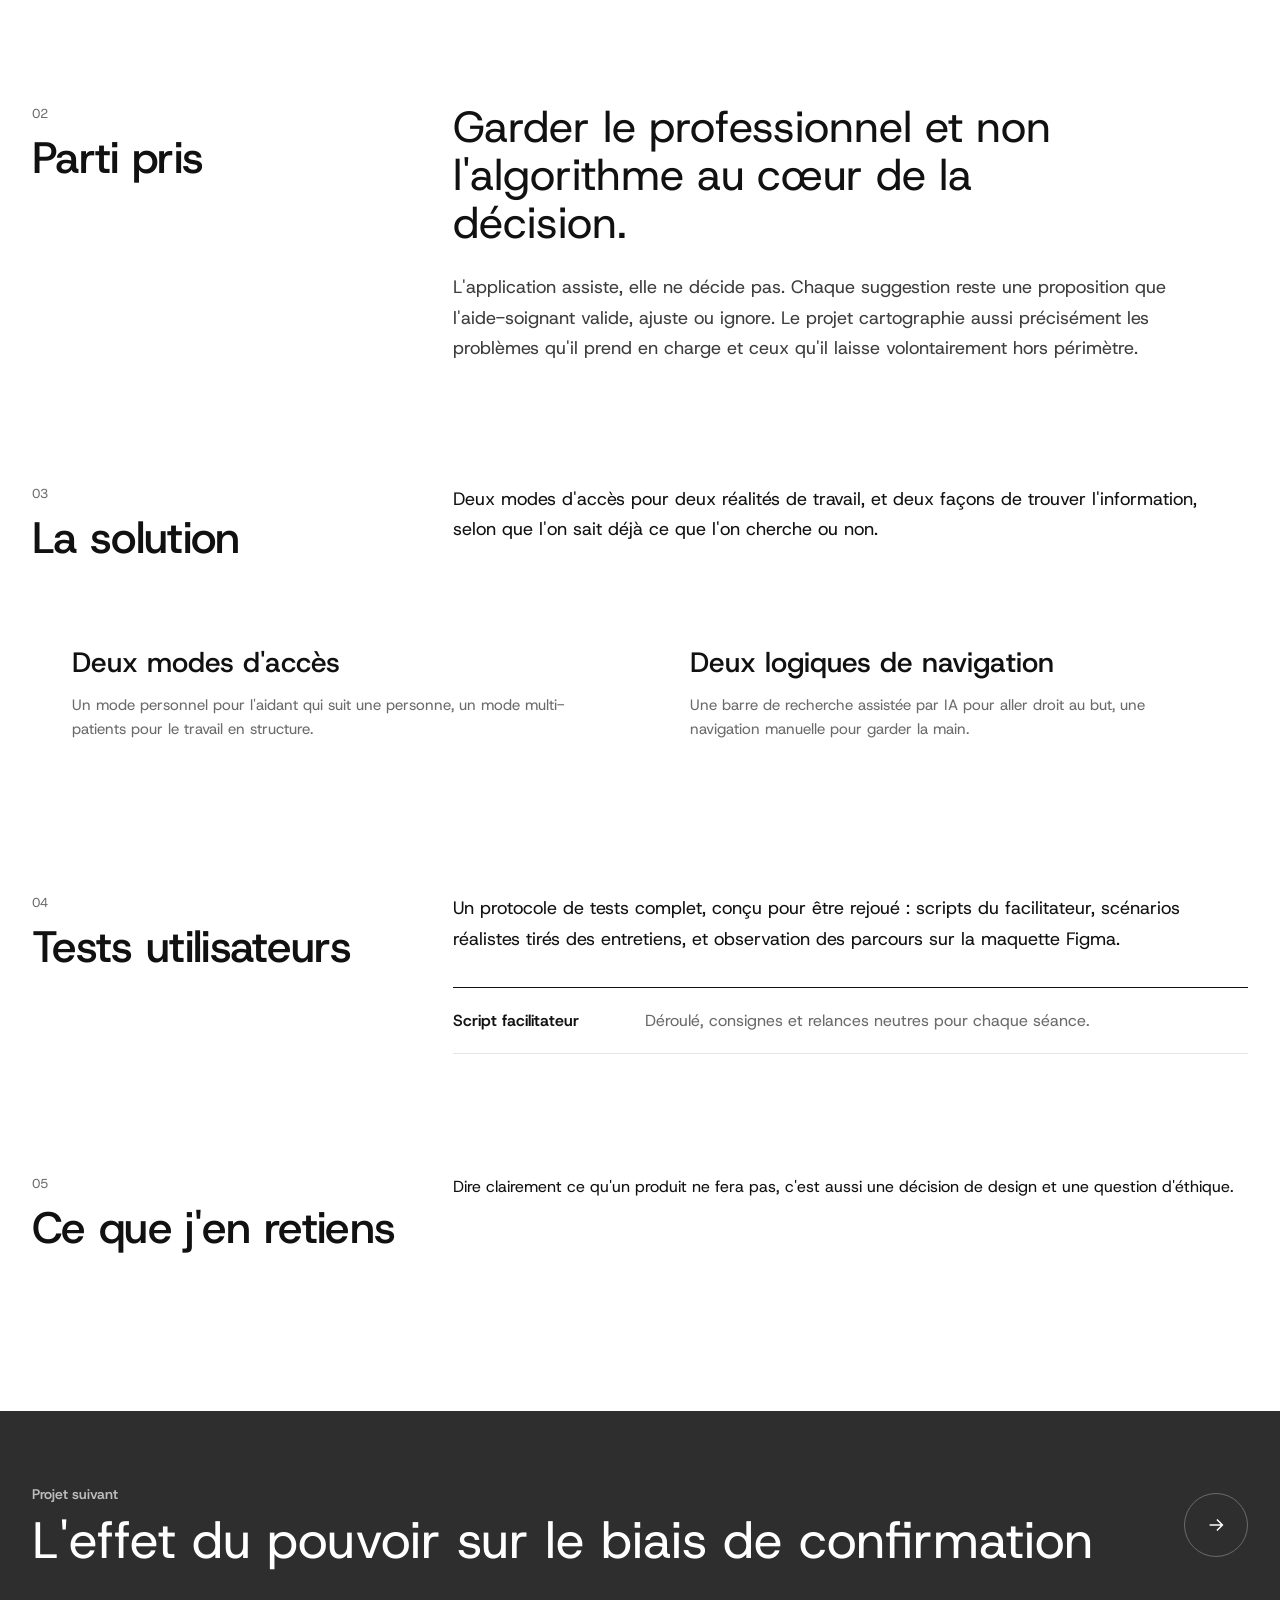
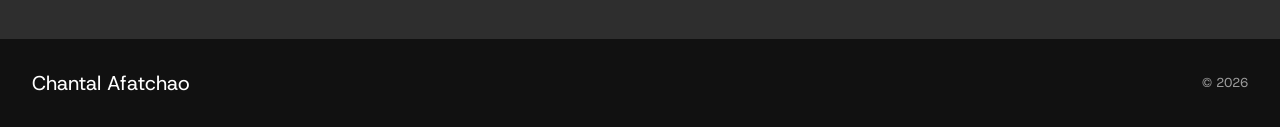
<file: case-chaleureux.html>
<!doctype html>
<html lang="fr">
<head>
<meta charset="utf-8">
<meta name="viewport" content="width=device-width, initial-scale=1">
<title>chaleur.eux  Étude de cas</title>
<meta name="description" content="Étude de cas UX Design tablette : chaleur.eux, une application pour les aides-soignants. Chantal Afatchao.">
<link rel="preconnect" href="https://fonts.googleapis.com">
<link rel="preconnect" href="https://fonts.gstatic.com" crossorigin>
<link href="https://fonts.googleapis.com/css2?family=Host+Grotesk:ital,wght@0,400;0,500;0,600;1,400&amp;display=swap" rel="stylesheet">
<link rel="stylesheet" href="css/style.css">
</head>
<body>

<header class="site-header">
<nav class="wrap nav" aria-label="Navigation principale">
<a class="back-link" href="index.html#projets"><svg width="16" height="16" viewBox="0 0 24 24" fill="none" stroke="currentColor" stroke-width="1.6" aria-hidden="true"><path d="M19 12H5M11 6l-6 6 6 6"/></svg>Retour au portfolio</a>
<span class="brand-name">Chantal Afatchao</span>
<a class="pill-cta" href="mailto:afatchao.chant@gmail.com">Me contacter</a>
</nav>
</header>
<style>.nav > .pill-cta{display:inline-flex}@media(max-width:600px){.nav > .brand-name{display:none}}</style>

<main>
<section class="wrap case-head">
<p class="eyebrow">Étude de cas · UX Design tablette · Master 1, UTC Compiègne</p>
<h1>chaleur.<span>eux</span></h1>
<p class="case-lead">Une application sur tablette pour les aides-soignants qui accompagnent des personnes en perte d'autonomie.</p>
<div class="facts">
<div><span class="label">Contexte</span><span>Master 1, UTC Compiègne</span></div>
<div><span class="label">Outils</span><span>Figma</span></div>
<div><span class="label">Livrables</span><span>Maquettes, protocole de tests</span></div>
</div>
</section>

<section class="wrap">
<div class="case-hero has-img">
<img width="1600" height="900" decoding="async" srcset="assets/projets/chaleureux-mockup-800.webp 800w, assets/projets/chaleureux-mockup.webp 1600w" sizes="(max-width: 1280px) 100vw, 1280px" src="assets/projets/chaleureux-mockup.webp" alt="Application Chaleur.eux sur tablette, entourée de ses principaux écrans" fetchpriority="high">
</div>
</section>

<section class="wrap case-section">
<div class="case-label"><span class="n">01</span><h2>Contexte</h2></div>
<div class="case-body">
<p class="text">Les aides-soignants accompagnent au quotidien des personnes en perte d'autonomie partielle ou totale, à domicile comme en structure. Le projet part de statistiques françaises réelles et d'entretiens avec des aidants pour comprendre ce qui pèse sur leur travail.</p>
</div>
</section>

<section class="wrap case-section">
<div class="case-label"><span class="n">02</span><h2>Parti pris</h2></div>
<div class="case-body">
<p class="big">Garder le professionnel  et non l'algorithme  au cœur de la décision.</p>
<p class="text muted" style="color:#3D3D3D">L'application assiste, elle ne décide pas. Chaque suggestion reste une proposition que l'aide-soignant valide, ajuste ou ignore. Le projet cartographie aussi précisément les problèmes qu'il prend en charge et ceux qu'il laisse volontairement hors périmètre.</p>
</div>
</section>

<section class="wrap case-section" style="display:block">
<div class="solution-intro">
<div class="case-label"><span class="n">03</span><h2>La solution</h2></div>
<p>Deux modes d'accès pour deux réalités de travail, et deux façons de trouver l'information, selon que l'on sait déjà ce que l'on cherche ou non.</p>
</div>
<div class="solution-cards">
<div class="sol">
<div class="sol-text"><h3>Deux modes d'accès</h3><p>Un mode personnel pour l'aidant qui suit une personne, un mode multi-patients pour le travail en structure.</p></div>
</div>
<div class="sol">
<div class="sol-text"><h3>Deux logiques de navigation</h3><p>Une barre de recherche assistée par IA pour aller droit au but, une navigation manuelle pour garder la main.</p></div>
</div>
</div>
</section>

<section class="wrap case-section">
<div class="case-label"><span class="n">04</span><h2>Tests utilisateurs</h2></div>
<div class="case-body" style="gap:32px">
<p class="text">Un protocole de tests complet, conçu pour être rejoué : scripts du facilitateur, scénarios réalistes tirés des entretiens, et observation des parcours sur la maquette Figma.</p>
<dl class="protocol" style="margin:0">
<div><dt>Script facilitateur</dt><dd>Déroulé, consignes et relances neutres pour chaque séance.</dd></div>
</dl>
</div>
</section>

<section class="wrap case-section">
<div class="case-label"><span class="n">05</span><h2>Ce que j'en retiens</h2></div>
<p class="case-body big sm">Dire clairement ce qu'un produit ne fera pas, c'est aussi une décision de design  et une question d'éthique.</p>
</section>

<section class="next">
<div class="wrap">
<a href="index.html#projets" style="padding-left:0;padding-right:0">
<span class="next-title"><span class="eyebrow">Projet suivant</span><strong>L'effet du pouvoir sur le biais de confirmation</strong></span>
<span class="arrow"><svg width="22" height="22" viewBox="0 0 24 24" fill="none" stroke="currentColor" stroke-width="1.6" aria-hidden="true"><path d="M5 12h14M13 6l6 6-6 6"/></svg></span>
</a>
</div>
</section>
</main>

<footer class="site-footer">
<div class="wrap footer-inner">
<strong>Chantal Afatchao</strong>
<span>© 2026</span>
</div>
</footer>
</body>
</html>
</file>
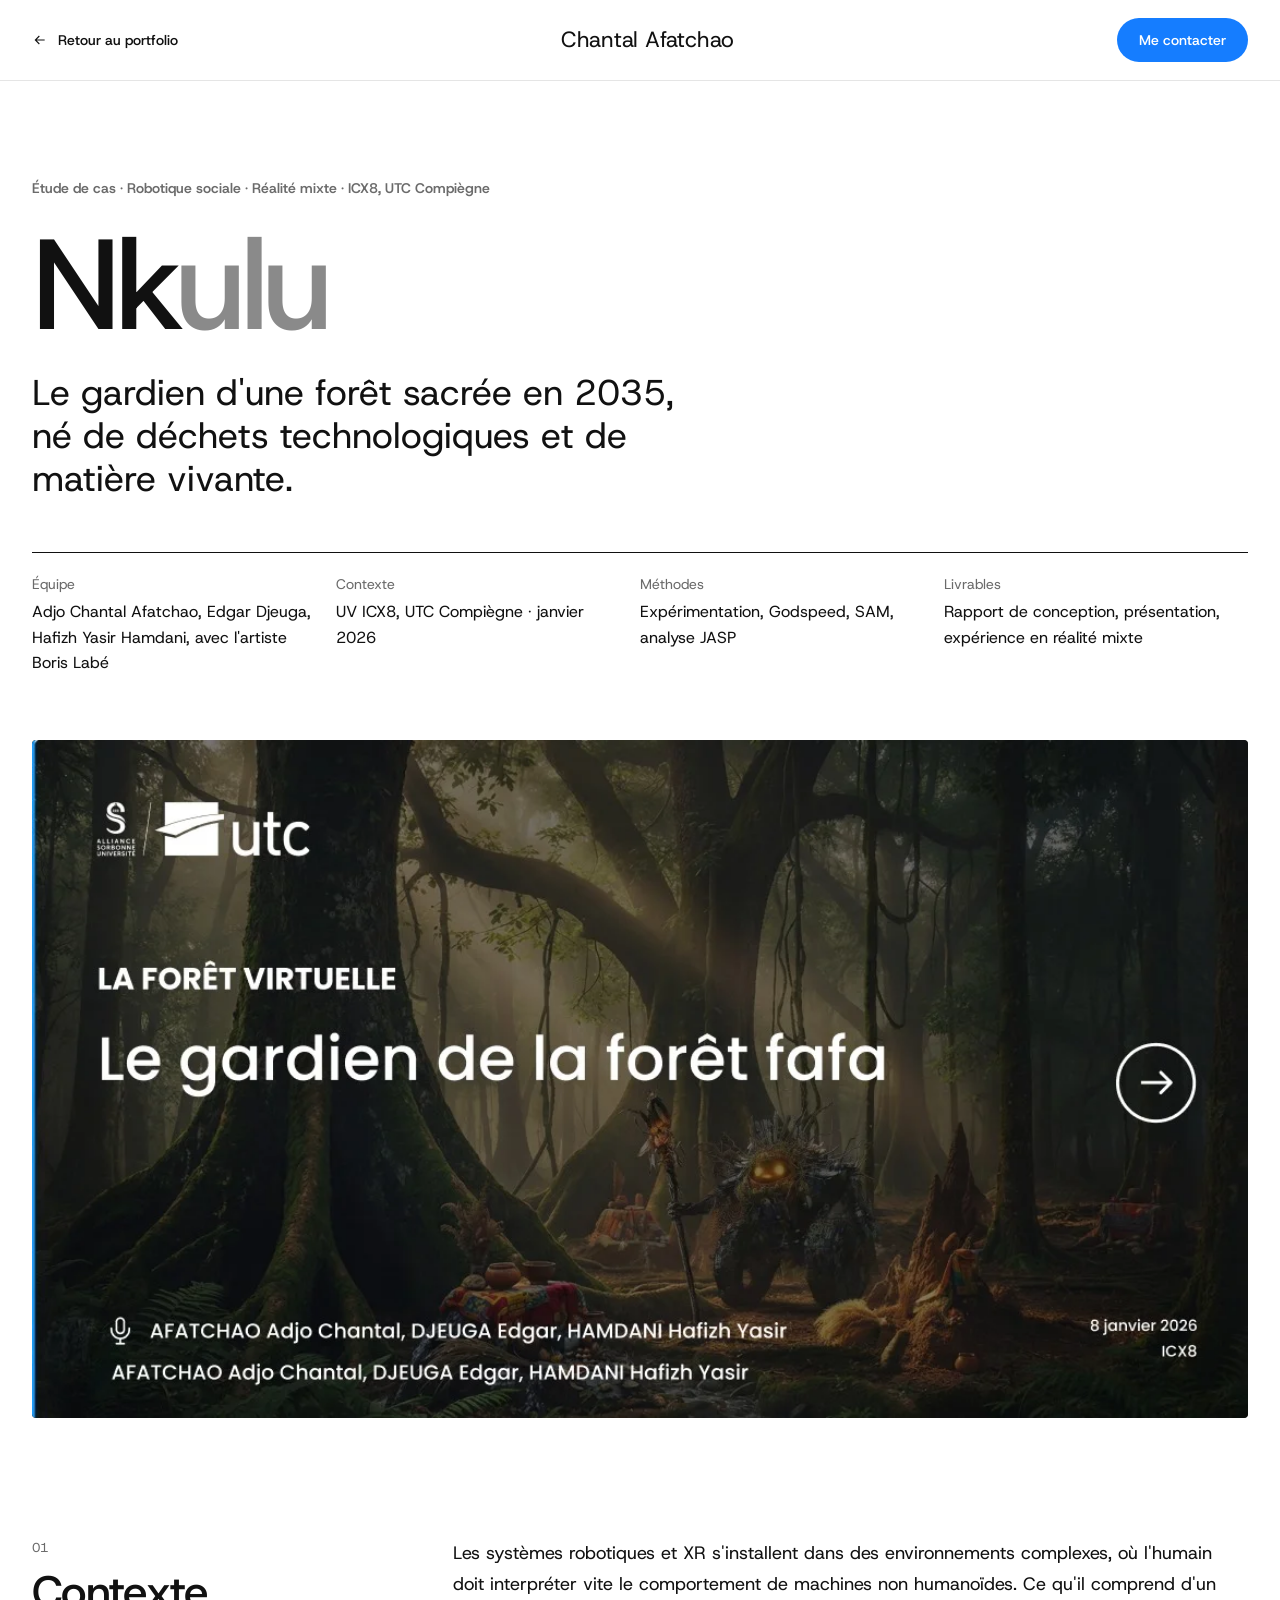
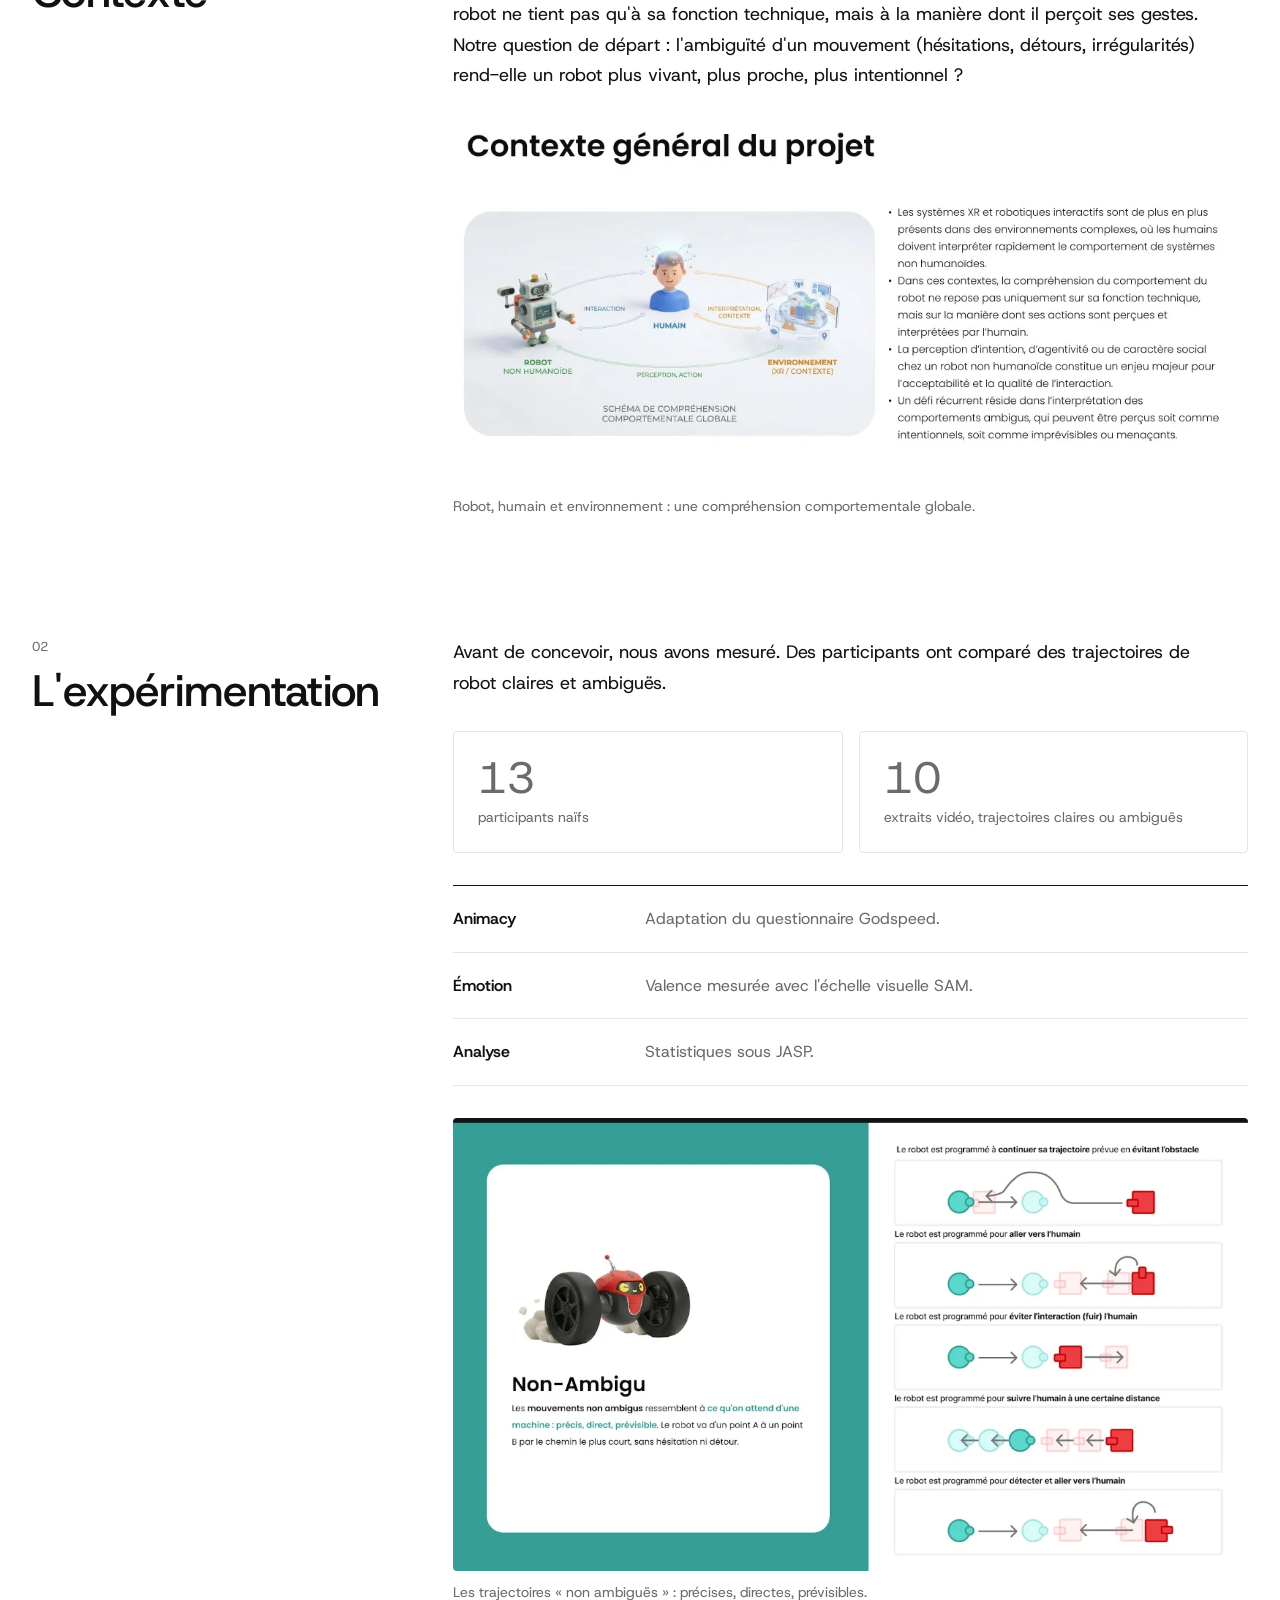
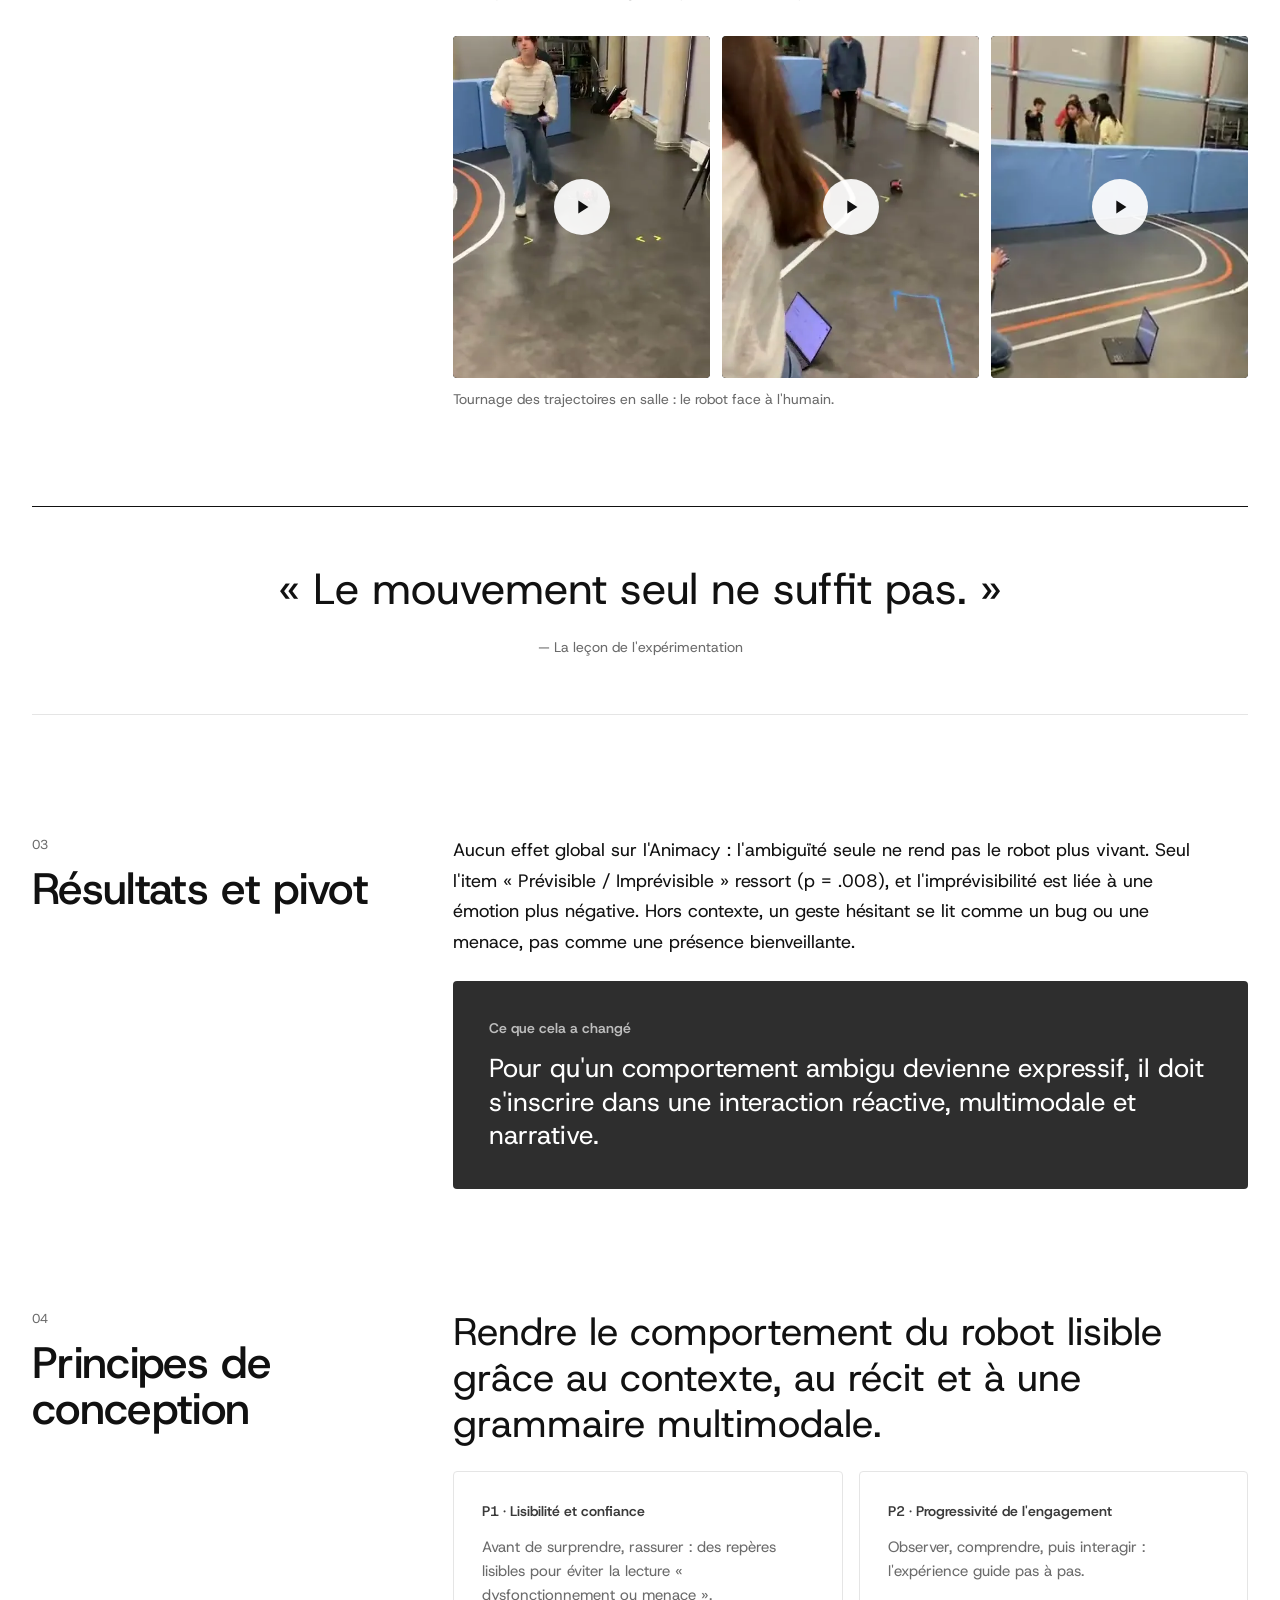
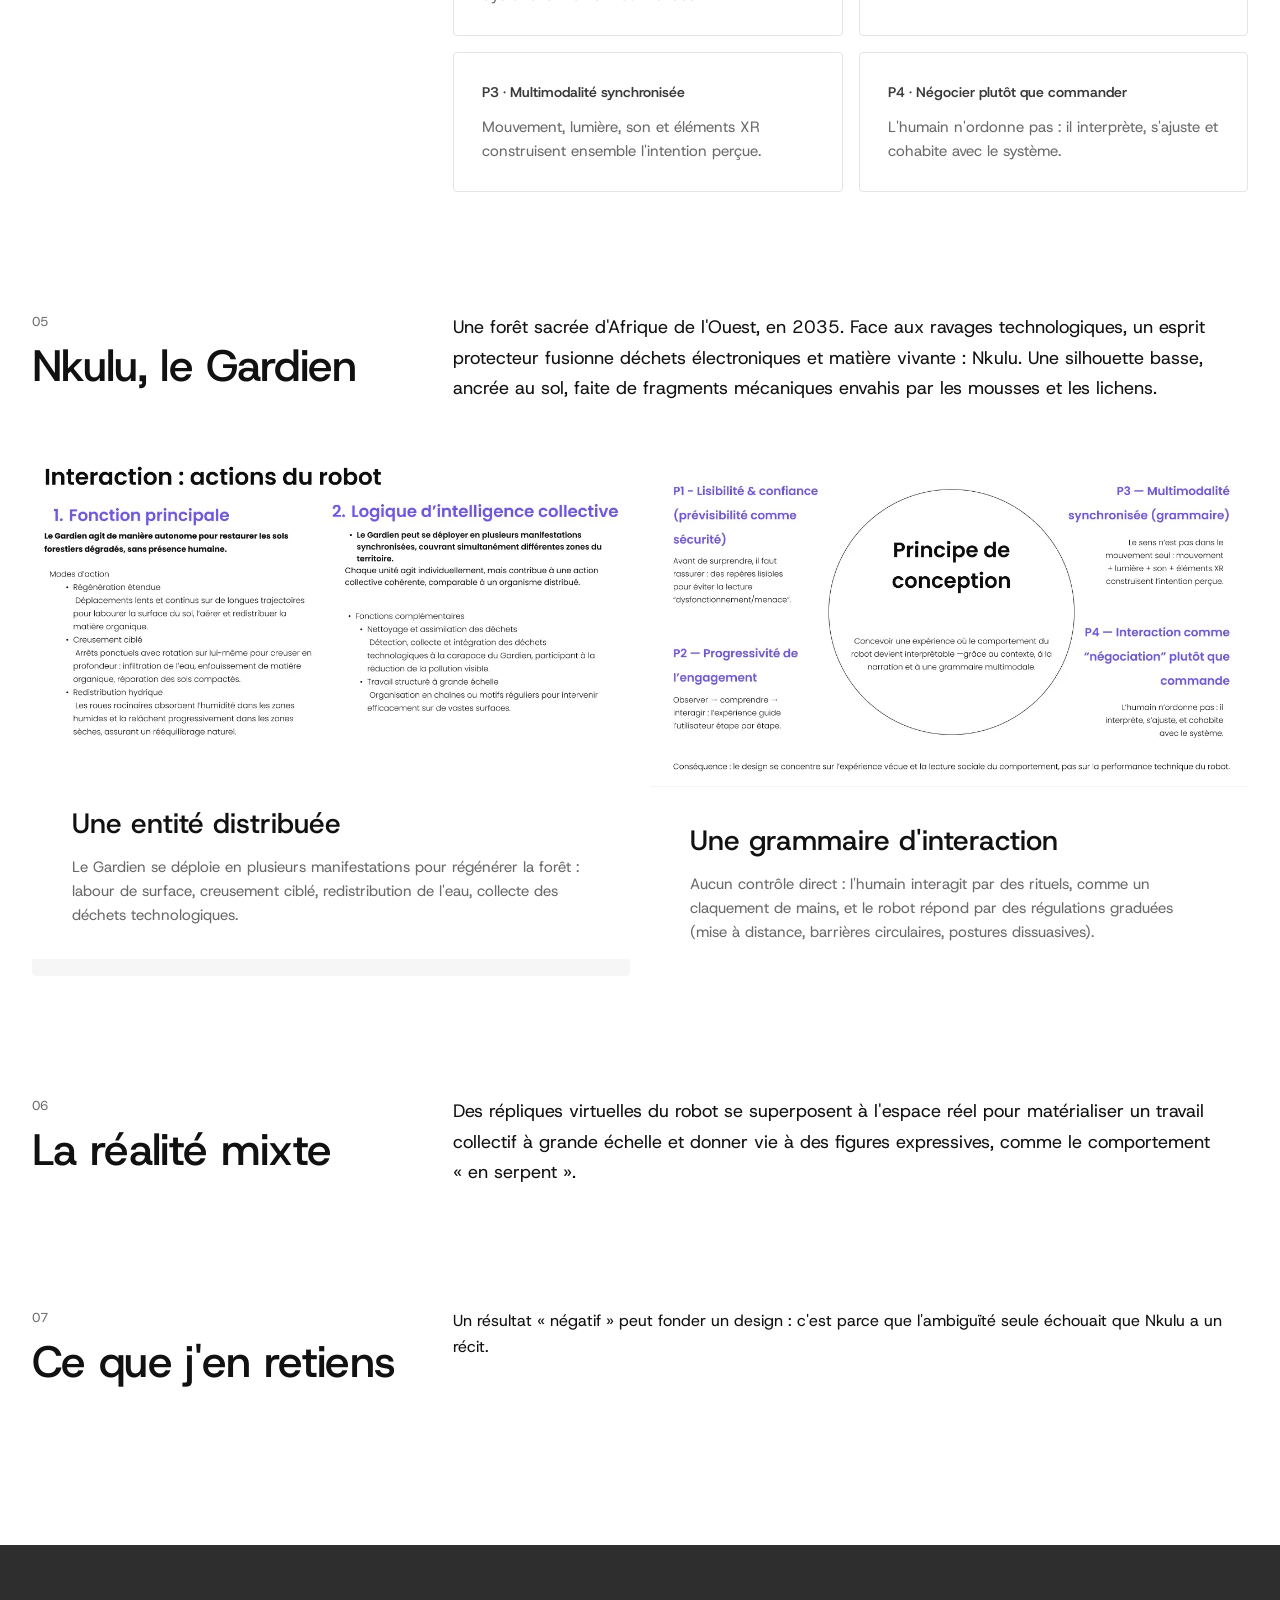
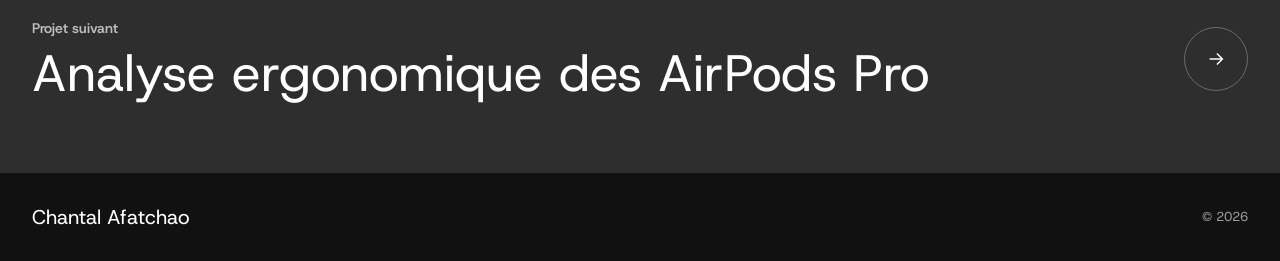
<file: case-nkulu.html>
<!doctype html>
<html lang="fr">
<head>
<meta charset="utf-8">
<meta name="viewport" content="width=device-width, initial-scale=1">
<title>Nkulu  Étude de cas</title>
<meta name="description" content="Étude de cas robotique sociale et réalité mixte : Nkulu, le gardien d'une forêt sacrée en 2035. Chantal Afatchao.">
<link rel="preconnect" href="https://fonts.googleapis.com">
<link rel="preconnect" href="https://fonts.gstatic.com" crossorigin>
<link href="https://fonts.googleapis.com/css2?family=Host+Grotesk:ital,wght@0,400;0,500;0,600;1,400&amp;display=swap" rel="stylesheet">
<link rel="stylesheet" href="css/style.css">
</head>
<body>

<header class="site-header">
<nav class="wrap nav" aria-label="Navigation principale">
<a class="back-link" href="index.html#projets"><svg width="16" height="16" viewBox="0 0 24 24" fill="none" stroke="currentColor" stroke-width="1.6" aria-hidden="true"><path d="M19 12H5M11 6l-6 6 6 6"/></svg>Retour au portfolio</a>
<span class="brand-name">Chantal Afatchao</span>
<a class="pill-cta" href="mailto:afatchao.chant@gmail.com">Me contacter</a>
</nav>
</header>
<style>.nav > .pill-cta{display:inline-flex}@media(max-width:600px){.nav > .brand-name{display:none}}</style>

<main>
<section class="wrap case-head">
<p class="eyebrow">Étude de cas · Robotique sociale · Réalité mixte · ICX8, UTC Compiègne</p>
<h1>Nk<span>ulu</span></h1>
<p class="case-lead">Le gardien d'une forêt sacrée en 2035, né de déchets technologiques et de matière vivante.</p>
<div class="facts">
<div><span class="label">Équipe</span><span>Adjo Chantal Afatchao, Edgar Djeuga, Hafizh Yasir Hamdani, avec l'artiste Boris Labé</span></div>
<div><span class="label">Contexte</span><span>UV ICX8, UTC Compiègne · janvier 2026</span></div>
<div><span class="label">Méthodes</span><span>Expérimentation, Godspeed, SAM, analyse JASP</span></div>
<div><span class="label">Livrables</span><span>Rapport de conception, présentation, expérience en réalité mixte</span></div>
</div>
</section>

<section class="wrap">
<div class="case-hero has-img">
<img width="1115" height="622" decoding="async" srcset="assets/projets/nkulu-titre-800.webp 800w, assets/projets/nkulu-titre.webp 1115w" sizes="(max-width: 1280px) 100vw, 1280px" src="assets/projets/nkulu-titre.webp" alt="Le gardien de la forêt : un robot fait de mousse et de débris dans une forêt sombre" fetchpriority="high">
</div>
</section>

<section class="wrap case-section">
<div class="case-label"><span class="n">01</span><h2>Contexte</h2></div>
<div class="case-body">
<p class="text">Les systèmes robotiques et XR s'installent dans des environnements complexes, où l'humain doit interpréter vite le comportement de machines non humanoïdes. Ce qu'il comprend d'un robot ne tient pas qu'à sa fonction technique, mais à la manière dont il perçoit ses gestes. Notre question de départ : l'ambiguïté d'un mouvement (hésitations, détours, irrégularités) rend-elle un robot plus vivant, plus proche, plus intentionnel ?</p>
<figure class="case-figure">
<img width="1087" height="506" decoding="async" src="assets/projets/nkulu-contexte.webp" alt="Schéma d'interaction entre robot non humanoïde, humain et environnement XR" loading="lazy">
<figcaption>Robot, humain et environnement : une compréhension comportementale globale.</figcaption>
</figure>
</div>
</section>

<section class="wrap case-section">
<div class="case-label"><span class="n">02</span><h2>L'expérimentation</h2></div>
<div class="case-body" style="gap:32px">
<p class="text">Avant de concevoir, nous avons mesuré. Des participants ont comparé des trajectoires de robot claires et ambiguës.</p>
<div class="grid-2">
<div class="box"><span class="num">13</span><span class="note">participants naïfs</span></div>
<div class="box"><span class="num">10</span><span class="note">extraits vidéo, trajectoires claires ou ambiguës</span></div>
</div>
<dl class="protocol" style="margin:0">
<div><dt>Animacy</dt><dd>Adaptation du questionnaire Godspeed.</dd></div>
<div><dt>Émotion</dt><dd>Valence mesurée avec l'échelle visuelle SAM.</dd></div>
<div><dt>Analyse</dt><dd>Statistiques sous JASP.</dd></div>
</dl>
<figure class="case-figure">
<img width="1183" height="675" decoding="async" src="assets/projets/nkulu-trajectoires.webp" alt="Trajectoires non ambiguës du robot : éviter un obstacle, aller vers l'humain, le fuir, le suivre" loading="lazy">
<figcaption>Les trajectoires « non ambiguës » : précises, directes, prévisibles.</figcaption>
</figure>
<figure class="case-figure">
<div class="video-grid">
<button class="video-tile" type="button" data-video="assets/projets/nkulu-video-1.mp4" aria-label="Lire en plein écran : le robot face à une participante">
<img src="assets/projets/nkulu-video-1-poster.webp" alt="" loading="lazy" decoding="async">
<span class="play" aria-hidden="true"><svg width="22" height="22" viewBox="0 0 24 24" fill="currentColor"><path d="M8 5v14l11-7z"/></svg></span>
</button>
<button class="video-tile" type="button" data-video="assets/projets/nkulu-video-2.mp4" aria-label="Lire en plein écran : le robot suit sa trajectoire">
<img src="assets/projets/nkulu-video-2-poster.webp" alt="" loading="lazy" decoding="async">
<span class="play" aria-hidden="true"><svg width="22" height="22" viewBox="0 0 24 24" fill="currentColor"><path d="M8 5v14l11-7z"/></svg></span>
</button>
<button class="video-tile" type="button" data-video="assets/projets/nkulu-video-3.mp4" aria-label="Lire en plein écran : observation de groupe">
<img src="assets/projets/nkulu-video-3-poster.webp" alt="" loading="lazy" decoding="async">
<span class="play" aria-hidden="true"><svg width="22" height="22" viewBox="0 0 24 24" fill="currentColor"><path d="M8 5v14l11-7z"/></svg></span>
</button>
</div>
<figcaption>Tournage des trajectoires en salle : le robot face à l'humain.</figcaption>
</figure>
</div>
</section>

<section class="wrap quote">
<blockquote>
<p>« Le mouvement seul ne suffit pas. »</p>
<cite>— La leçon de l'expérimentation</cite>
</blockquote>
</section>

<section class="wrap case-section">
<div class="case-label"><span class="n">03</span><h2>Résultats et pivot</h2></div>
<div class="case-body">
<p class="text">Aucun effet global sur l'Animacy : l'ambiguïté seule ne rend pas le robot plus vivant. Seul l'item « Prévisible / Imprévisible » ressort (p = .008), et l'imprévisibilité est liée à une émotion plus négative. Hors contexte, un geste hésitant se lit comme un bug ou une menace, pas comme une présence bienveillante.</p>
<div class="insight"><span class="label">Ce que cela a changé</span><p>Pour qu'un comportement ambigu devienne expressif, il doit s'inscrire dans une interaction réactive, multimodale et narrative.</p></div>
</div>
</section>

<section class="wrap case-section">
<div class="case-label"><span class="n">04</span><h2>Principes de conception</h2></div>
<div class="case-body">
<p class="big sm">Rendre le comportement du robot lisible grâce au contexte, au récit et à une grammaire multimodale.</p>
<div class="grid-2" style="grid-template-columns:repeat(auto-fit,minmax(min(280px,100%),1fr))">
<div class="box solid"><span class="label">P1 · Lisibilité et confiance</span><p>Avant de surprendre, rassurer : des repères lisibles pour éviter la lecture « dysfonctionnement ou menace ».</p></div>
<div class="box solid"><span class="label">P2 · Progressivité de l'engagement</span><p>Observer, comprendre, puis interagir : l'expérience guide pas à pas.</p></div>
<div class="box solid"><span class="label">P3 · Multimodalité synchronisée</span><p>Mouvement, lumière, son et éléments XR construisent ensemble l'intention perçue.</p></div>
<div class="box solid"><span class="label">P4 · Négocier plutôt que commander</span><p>L'humain n'ordonne pas : il interprète, s'ajuste et cohabite avec le système.</p></div>
</div>
</div>
</section>

<section class="wrap case-section" style="display:block">
<div class="solution-intro">
<div class="case-label"><span class="n">05</span><h2>Nkulu, le Gardien</h2></div>
<p>Une forêt sacrée d'Afrique de l'Ouest, en 2035. Face aux ravages technologiques, un esprit protecteur fusionne déchets électroniques et matière vivante : Nkulu. Une silhouette basse, ancrée au sol, faite de fragments mécaniques envahis par les mousses et les lichens.</p>
</div>
<div class="solution-cards">
<div class="sol">
<img width="1067" height="567" decoding="async" src="assets/projets/nkulu-actions.webp" alt="Actions du robot : régénération, creusement, redistribution hydrique, collecte des déchets" loading="lazy" style="display:block;width:100%;height:auto">
<div class="sol-text"><h3>Une entité distribuée</h3><p>Le Gardien se déploie en plusieurs manifestations pour régénérer la forêt : labour de surface, creusement ciblé, redistribution de l'eau, collecte des déchets technologiques.</p></div>
</div>
<div class="sol">
<img width="1082" height="607" decoding="async" src="assets/projets/nkulu-principes.webp" alt="Les quatre principes de conception autour d'un cercle central" loading="lazy" style="display:block;width:100%;height:auto">
<div class="sol-text"><h3>Une grammaire d'interaction</h3><p>Aucun contrôle direct : l'humain interagit par des rituels, comme un claquement de mains, et le robot répond par des régulations graduées (mise à distance, barrières circulaires, postures dissuasives).</p></div>
</div>
</div>
</section>

<section class="wrap case-section">
<div class="case-label"><span class="n">06</span><h2>La réalité mixte</h2></div>
<div class="case-body">
<p class="text">Des répliques virtuelles du robot se superposent à l'espace réel pour matérialiser un travail collectif à grande échelle et donner vie à des figures expressives, comme le comportement « en serpent ».</p></div>
</section>

<section class="wrap case-section">
<div class="case-label"><span class="n">07</span><h2>Ce que j'en retiens</h2></div>
<p class="case-body big sm">Un résultat « négatif » peut fonder un design : c'est parce que l'ambiguïté seule échouait que Nkulu a un récit.</p>
</section>

<section class="next">
<div class="wrap">
<a href="case-airpods.html" style="padding-left:0;padding-right:0">
<span class="next-title"><span class="eyebrow">Projet suivant</span><strong>Analyse ergonomique des AirPods Pro</strong></span>
<span class="arrow"><svg width="22" height="22" viewBox="0 0 24 24" fill="none" stroke="currentColor" stroke-width="1.6" aria-hidden="true"><path d="M5 12h14M13 6l6 6-6 6"/></svg></span>
</a>
</div>
</section>
</main>

<footer class="site-footer">
<div class="wrap footer-inner">
<strong>Chantal Afatchao</strong>
<span>© 2026</span>
</div>
</footer>
<script>
document.querySelectorAll('.video-tile').forEach(function (tile) {
  tile.addEventListener('click', function () {
    var v = document.createElement('video');
    v.src = tile.dataset.video;
    v.controls = true;
    v.playsInline = false;
    v.className = 'video-full';
    document.body.appendChild(v);
    var esc = function (e) { if (e.key === 'Escape') close(); };
    var close = function () { v.pause(); v.remove(); document.removeEventListener('keydown', esc); tile.focus(); };
    document.addEventListener('keydown', esc);
    v.addEventListener('ended', close);
    document.addEventListener('fullscreenchange', function f() {
      if (!document.fullscreenElement) { document.removeEventListener('fullscreenchange', f); close(); }
    });
    v.addEventListener('webkitendfullscreen', close);
    if (v.requestFullscreen) v.requestFullscreen().catch(function () {});
    else if (v.webkitEnterFullscreen) v.webkitEnterFullscreen();
    v.play();
  });
});
</script>
</body>
</html>
</file>
<file: css/style.css>
/* ===== Base ===== */
:root {
  --ink: #111;
  --ink-2: #3A3A3A;
  --ink-3: #3D3D3D;
  --muted: #6B6B6B;
  --soft: #8A8A8A;
  --line: #E5E5E5;
  --line-2: #D4D4D4;
  --bg: #fff;
  --bg-soft: #F6F6F6;
  --bg-ph: #EDEDED;
  --dark: #2E2E2E;
  --darker: #111;
  --blue: #157DFF;
  --blue-2: #0F6AE0;
  --wrap: 1280px;
  --font: 'PP Neue Montreal', 'Host Grotesk', 'Helvetica Neue', sans-serif;
}

* {
  box-sizing: border-box
}

html {
  scroll-behavior: smooth;
  scroll-padding-top: 80px
}

body {
  margin: 0;
  background: var(--bg);
  color: var(--ink);
  font-family: var(--font);
  font-size: 16px;
  line-height: 1.6;
  -webkit-font-smoothing: antialiased
}

a {
  color: var(--ink)
}

a:hover {
  color: var(--muted)
}

h1,
h2,
h3,
p,
ul,
blockquote {
  margin: 0
}

ul {
  padding: 0;
  list-style: none
}

:focus-visible {
  outline: 2px solid var(--ink);
  outline-offset: 3px
}

.wrap {
  max-width: var(--wrap);
  margin: 0 auto;
  padding-left: 32px;
  padding-right: 32px
}

.eyebrow {
  font-size: 14px;
  /* letter-spacing: .14em; */
  /* text-transform: uppercase; */
  color: var(--muted);
  font-weight: 600
}

.muted {
  color: var(--muted)
}

/* ===== Boutons ===== */
.btn {
  display: inline-flex;
  align-items: center;
  gap: 10px;
  min-height: 48px;
  padding: 0 26px;
  border-radius: 999px;
  text-decoration: none;
  font-size: 15px;
  font-weight: 500;
  border: 1px solid transparent
}

.btn svg {
  flex: none
}

.btn-dark {
  background: var(--blue);
  color: #fff
}

.btn-dark:hover {
  background: var(--blue-2);
  color: #fff
}

.btn-line {
  border-color: var(--line-2);
  color: var(--ink)
}

.btn-line:hover {
  border-color: var(--ink);
  color: var(--ink)
}

.btn-white {
  background: #fff;
  color: var(--dark)
}

.btn-white:hover {
  background: var(--line);
  color: var(--dark)
}

.btn-line-dark {
  border-color: #fff;
  color: #fff
}

.btn-line-dark:hover {
  background: rgba(255, 255, 255, .12);
  border-color: #fff;
  color: #fff
}

.pill-cta {
  display: inline-flex;
  align-items: center;
  min-height: 44px;
  padding: 0 22px;
  border-radius: 999px;
  background: var(--blue);
  color: #fff;
  text-decoration: none;
  font-size: 14px;
  font-weight: 500
}

.pill-cta:hover {
  background: var(--blue-2);
  color: #fff
}

/* ===== Navigation ===== */
.site-header {
  position: sticky;
  top: 0;
  z-index: 50;
  border-bottom: 1px solid var(--line);
  background: #fff
}

.nav {
  display: flex;
  align-items: center;
  justify-content: space-between;
  gap: 24px;
  padding-top: 18px;
  padding-bottom: 18px
}

.brand {
  display: flex;
  align-items: center;
  gap: 10px;
  text-decoration: none
}

.brand-name {
  font-size: 22px;
  letter-spacing: -.01em
}

.nav-links {
  display: flex;
  align-items: center;
  gap: 28px;
  font-size: 14px;
  letter-spacing: .04em;
  /* text-transform: uppercase; */
  font-weight: 500
}

.nav-links a {
  text-decoration: none
}

.back-link {
  display: inline-flex;
  align-items: center;
  gap: 10px;
  min-height: 44px;
  text-decoration: none;
  font-size: 14px;
  font-weight: 500
}

.nav-mob {
  display: none;
  position: relative
}

.nav-mob summary {
  list-style: none;
  cursor: pointer;
  width: 44px;
  height: 44px;
  border-radius: 50%;
  border: 1px solid var(--line-2);
  display: flex;
  align-items: center;
  justify-content: center
}

.nav-mob summary::-webkit-details-marker {
  display: none
}

.nav-mob-panel {
  position: absolute;
  right: 0;
  top: 54px;
  z-index: 10;
  width: 240px;
  background: #fff;
  border: 1px solid var(--line);
  border-radius: 4px;
  padding: 8px;
  display: flex;
  flex-direction: column
}

.nav-mob-panel a {
  text-decoration: none;
  padding: 12px 14px
}

.nav-mob-panel .pill-cta {
  margin-top: 4px;
  justify-content: center
}

/* ===== Hero ===== */
.hero {
  border-bottom: 1px solid var(--line)
}

.hero-grid {
  padding-top: 88px;
  padding-bottom: 72px;
  display: grid;
  grid-template-columns: repeat(auto-fit, minmax(min(460px, 100%), 1fr));
  gap: 56px;
  align-items: end
}

.hero-text {
  display: flex;
  flex-direction: column;
  gap: 32px
}

.hero-title-group {
  display: flex;
  flex-direction: column;
  gap: 18px
}

.hero h1 {
  font-weight: 500;
  font-size: clamp(60px, 8vw, 116px);
  line-height: .95;
  letter-spacing: -.04em
}

.hero h1 span {
  color: var(--soft)
}

.hero-role {
  font-size: clamp(22px, 2.2vw, 28px);
  line-height: 1.25;
  letter-spacing: -.01em
}

.hero-lead {
  max-width: 46ch;
  font-size: 17px;
  line-height: 1.7;
  color: var(--muted)
}

.btn-row {
  display: flex;
  gap: 14px;
  flex-wrap: wrap
}

.hero-visual {
  position: relative;
  justify-self: end;
  width: 100%;
  max-width: 480px
}

.portrait {
  aspect-ratio: 4/5;
  border-radius: 4px;
  background: #F2F2F2
}

.badge {
  position: absolute;
  left: -28px;
  bottom: 36px;
  width: 132px;
  height: 132px;
  border-radius: 50%;
  background: var(--dark);
  color: #fff;
  display: flex;
  flex-direction: column;
  align-items: center;
  justify-content: center;
  text-align: center;
  gap: 2px;
  box-shadow: 0 0 0 8px #fff
}

.badge strong {
  font-size: 28px;
  font-weight: 500;
  line-height: 1;
  /* letter-spacing: -.02em */
}

.badge span {
  font-size: 11px;
  line-height: 1.3;
  /* letter-spacing: .06em; */
  /* text-transform: uppercase */
}

/* ===== À propos ===== */
.about-section {
  background: var(--blue);
  color: #fff
}

.about {
  padding-top: 120px;
  padding-bottom: 120px
}

.about-head {
  display: flex;
  flex-direction: column;
  align-items: center;
  gap: 24px;
  text-align: center;
  margin-bottom: 72px
}

.about-head h2 {
  max-width: 18ch;
  font-weight: 500;
  font-size: clamp(44px, 5.6vw, 80px);
  line-height: 1;
  letter-spacing: -.025em
}

.about-section .eyebrow {
  color: #fff
}

.about-head em {
  font-style: normal;
  color: inherit
}

.about-card {
  display: grid;
  grid-template-columns: repeat(auto-fit, minmax(min(340px, 100%), 1fr));
  border-radius: 4px;
  overflow: hidden
}

.about-photo {
  position: relative;
  min-height: 380px;
  background: var(--bg-ph);
  overflow: hidden
}

.about-photo img {
  position: absolute;
  inset: 0;
  width: 100%;
  height: 100%;
  object-fit: cover;
  object-position: center 40%
}

.about-body {
  padding: 48px;
  display: flex;
  flex-direction: column;
  gap: 24px;
  justify-content: center
}

.about-body h3 {
  font-weight: 500;
  font-size: 34px;
  line-height: 1.1;
  letter-spacing: -.01em
}

.about-body>p {
  color: #fff;
  max-width: 52ch
}

.tags {
  display: flex;
  flex-wrap: wrap;
  gap: 8px
}

.tag {
  font-size: 14px;
  padding: 7px 14px;
  border-radius: 999px;
  border: 1px solid var(--line-2);
  color: var(--ink-2)
}

.about .tag {
  border-color: #fff;
  color: #fff
}

.reading {
  padding-top: 20px;
  border-top: 1px solid #fff;
  display: flex;
  flex-direction: column;
  gap: 6px
}

.reading .label {
  font-size: 14px;
  /* letter-spacing: .12em; */
  /* text-transform: uppercase; */
  color: #fff;
  font-weight: 600
}

.reading p {
  font-size: 19px;
  line-height: 1.45;
  color: #fff
}

/* ===== Projets ===== */
.projects {
  background: var(--bg)
}

.projects .wrap {
  padding-top: 112px;
  padding-bottom: 112px
}

.section-head {
  display: flex;
  justify-content: space-between;
  align-items: end;
  gap: 32px;
  flex-wrap: wrap;
  margin-bottom: 56px
}

.section-head>div {
  display: flex;
  flex-direction: column;
  gap: 16px
}

.section-head h2 {
  max-width: 18ch;
  font-weight: 500;
  font-size: clamp(38px, 4vw, 56px);
  line-height: 1.05;
  letter-spacing: -.02em
}

.section-head>p {
  max-width: 38ch;
  color: var(--muted)
}

.meta-row {
  display: flex;
  justify-content: space-between;
  gap: 16px;
  font-size: 14px;
  /* letter-spacing: .1em; */
  /* text-transform: uppercase; */
  color: #A3A3A3
}

.card-visual img {
  display: block;
  width: 100%;
  height: 100%;
  object-fit: cover
}

.cards {
  display: grid;
  grid-template-columns: repeat(auto-fit, minmax(min(340px, 100%), 1fr));
  gap: 20px
}

.card {
  background: var(--bg-soft);
  border-radius: 4px;
  overflow: hidden;
  display: flex;
  flex-direction: column
}

.card-visual {
  aspect-ratio: 16/10;
  background: var(--bg-ph);
  font-size: 12px
}

.card-body {
  padding: 32px;
  display: flex;
  flex-direction: column;
  gap: 16px;
  flex: 1
}

.card .meta-row {
  color: var(--muted)
}

.card h3 {
  font-weight: 500;
  font-size: 28px;
  line-height: 1.1
}

.card p {
  font-size: 15px;
  color: var(--muted)
}

a.card {
  color: inherit;
  text-decoration: none
}

.card .more-link {
  margin-top: auto;
  font-size: 14px;
  color: var(--ink);
  text-decoration: underline;
  text-underline-offset: 3px
}

a.card:hover h3 {
  color: var(--blue)
}

a.card:hover .card-visual img {
  transform: scale(1.03)
}

.card-visual {
  overflow: hidden
}

.card-visual img {
  transition: transform .4s ease
}

/* ===== Et aussi ===== */
.more {
  padding-top: 112px;
  padding-bottom: 112px
}

.more-head {
  display: flex;
  justify-content: space-between;
  align-items: end;
  gap: 24px;
  flex-wrap: wrap;
  margin-bottom: 40px
}

.more-head h2 {
  font-weight: 500;
  font-size: clamp(32px, 3.2vw, 44px);
  line-height: 1.1;
  letter-spacing: -.015em
}

.more-head p {
  font-size: 14px;
  color: var(--muted)
}

.rows {
  border-top: 1px solid var(--ink)
}

.row {
  display: flex;
  flex-wrap: wrap;
  gap: 12px 40px;
  padding: 28px 0;
  border-bottom: 1px solid var(--line)
}

.row-thumb {
  flex: 0 0 160px;
  width: 160px;
  height: auto;
  aspect-ratio: 16/10;
  object-fit: cover;
  border-radius: 4px;
  align-self: flex-start
}

.row .num {
  flex: 0 0 48px;
  font-size: 13px;
  color: var(--muted);
  padding-top: 6px
}

.row .title {
  flex: 1 1 340px;
  display: flex;
  flex-direction: column;
  gap: 4px
}

.row h3 {
  font-weight: 500;
  font-size: 26px;
  line-height: 1.15
}

.row .sub {
  font-size: 13px;
  color: var(--muted)
}

.row>p {
  flex: 1 1 380px;
  font-size: 15px;
  color: var(--muted)
}

/* ===== Démarche ===== */
.method {
  border-top: 1px solid var(--line)
}

.method .wrap {
  padding-top: 112px;
  padding-bottom: 112px
}

.center-head {
  display: flex;
  flex-direction: column;
  align-items: center;
  gap: 16px;
  text-align: center;
  margin-bottom: 64px
}

.center-head h2 {
  max-width: 20ch;
  font-weight: 500;
  font-size: clamp(38px, 4vw, 56px);
  line-height: 1.05;
  letter-spacing: -.02em
}

.steps {
  display: grid;
  grid-template-columns: repeat(auto-fit, minmax(min(260px, 100%), 1fr));
  border-top: 1px solid var(--line)
}

.step {
  padding: 32px 28px 8px;
  border-right: 1px solid var(--line);
  display: flex;
  flex-direction: column;
  gap: 20px
}

.step:last-child {
  border-right: 0
}

.step h3 {
  font-size: 15px;
  font-weight: 600
}

.step .big {
  font-size: 96px;
  line-height: .9;
  color: var(--blue)
}

.step p {
  font-size: 14px;
  color: var(--muted)
}

/* ===== Parcours ===== */
.path {
  border-top: 1px solid var(--line)
}

.path .wrap {
  padding-top: 112px;
  padding-bottom: 112px;
  display: grid;
  grid-template-columns: repeat(auto-fit, minmax(min(360px, 100%), 1fr));
  gap: 56px
}

.path-head {
  display: flex;
  flex-direction: column;
  gap: 16px
}

.path-head h2 {
  max-width: 14ch;
  font-weight: 500;
  font-size: clamp(38px, 4vw, 56px);
  line-height: 1.05;
  letter-spacing: -.02em
}

.timeline {
  border-top: 1px solid var(--ink)
}

.entry {
  display: flex;
  flex-wrap: wrap;
  gap: 8px 32px;
  padding: 24px 0;
  border-bottom: 1px solid var(--line)
}

.entry .when {
  flex: 0 0 112px;
  font-size: 14px;
  color: var(--muted);
  padding-top: 4px
}

.entry>div {
  flex: 1 1 300px
}

.entry h3 {
  font-weight: 500;
  font-size: 24px;
  line-height: 1.2
}

.entry p {
  margin-top: 2px;
  font-size: 14px;
  color: var(--muted)
}

/* ===== Compétences ===== */
.skills {
  background: var(--bg-soft)
}

.skills .wrap {
  padding-top: 112px;
  padding-bottom: 112px
}

.skills .center-head {
  margin-bottom: 56px
}

.skills .center-head h2 {
  max-width: none
}

.skill-grid {
  display: grid;
  grid-template-columns: repeat(auto-fit, minmax(min(320px, 100%), 1fr));
  gap: 20px
}

.skill-card {
  background: #fff;
  border-radius: 4px;
  padding: 36px;
  display: flex;
  flex-direction: column;
  gap: 20px
}

.skill-card h3 {
  font-weight: 500;
  font-size: 28px
}

.skill-card ul {
  display: flex;
  flex-direction: column;
  border-top: 1px solid var(--line);
  font-size: 15px;
  color: var(--ink-3)
}

.skill-card li {
  padding: 11px 0;
  border-bottom: 1px solid #EDEDED
}

.skill-card li:last-child {
  border-bottom: 0
}

.skill-card.dark {
  background: var(--ink);
  border-color: var(--dark);
  color: #fff
}

.skill-card.dark ul {
  border-top-color: #474747;
  color: var(--line-2)
}

.skill-card.dark li {
  border-bottom-color: #3D3D3D
}

.skill-card.dark li:last-child {
  border-bottom: 0
}

.skill-card.blue {
  background: var(--blue);
  border-color: var(--blue);
  color: #fff
}

.skill-card.blue ul,
.skill-card.blue li {
  border-color: #fff;
  color: #fff
}

.skill-card.blue li:last-child {
  border-bottom: 0
}

.skill-extra {
  margin-top: 20px;
  display: grid;
  grid-template-columns: repeat(auto-fit, minmax(min(320px, 100%), 1fr));
  gap: 20px
}

.skill-extra>div {
  padding: 32px 36px;
  border-top: 1px solid var(--ink);
  display: flex;
  flex-direction: column;
  gap: 12px
}

.skill-extra h3 {
  font-size: 14px;
  /* letter-spacing: .12em; */
  /* text-transform: uppercase; */
  font-weight: 600
}

.skill-extra p {
  font-size: 15px;
  color: var(--ink-3);
  line-height: 1.8
}

/* ===== Contact ===== */
.contact {
  background: var(--blue);
  color: #fff
}

.contact a {
  color: #fff
}

.contact .wrap {
  padding-top: 112px;
  padding-bottom: 112px;
  display: grid;
  grid-template-columns: repeat(auto-fit, minmax(min(420px, 100%), 1fr));
  gap: 56px
}

.contact-main {
  display: flex;
  flex-direction: column;
  gap: 24px
}

.contact .eyebrow {
  color: #fff
}

.contact h2 {
  font-weight: 500;
  font-size: clamp(48px, 6vw, 88px);
  line-height: .98;
  letter-spacing: -.025em
}

.contact h2 em {
  font-style: normal;
  color: inherit
}

.contact-main>p {
  max-width: 44ch;
  font-size: 17px;
  color: #fff
}

.contact .btn-white,
.contact .btn-white:hover {
  color: var(--ink)
}

.contact-info {
  display: grid;
  grid-template-columns: repeat(auto-fit, minmax(min(200px, 100%), 1fr));
  gap: 32px;
  align-content: end
}

.contact-info>div {
  display: flex;
  flex-direction: column;
  gap: 8px
}

.contact-info .label {
  font-size: 14px;
  /* letter-spacing: .12em; */
  /* text-transform: uppercase; */
  color: #fff
}

.contact-info a {
  text-decoration: none;
  font-size: 16px
}

.contact-info a:hover {
  text-decoration: underline;
  color: #fff
}

/* ===== Footer ===== */
.site-footer {
  background: var(--darker);
  color: #9E9E9E
}

.footer-inner {
  padding-top: 28px;
  padding-bottom: 28px;
  display: flex;
  justify-content: space-between;
  align-items: center;
  gap: 16px;
  flex-wrap: wrap;
  font-size: 13px
}

.footer-inner strong {
  font-size: 20px;
  font-weight: 400;
  color: #fff
}

/* ===== Étude de cas ===== */
.case-head {
  padding-top: 96px;
  padding-bottom: 64px;
  display: flex;
  flex-direction: column;
  gap: 28px
}

.case-head h1 {
  font-weight: 500;
  font-size: clamp(72px, 10vw, 152px);
  line-height: .9;
  letter-spacing: -.035em
}

.case-head h1 span {
  color: var(--soft)
}

.case-lead {
  max-width: 30ch;
  font-size: clamp(26px, 2.8vw, 38px);
  line-height: 1.2
}

.facts {
  margin-top: 24px;
  display: grid;
  grid-template-columns: repeat(auto-fit, minmax(min(200px, 100%), 1fr));
  border-top: 1px solid var(--ink)
}

.facts>div {
  padding: 20px 20px 0 0;
  display: flex;
  flex-direction: column;
  gap: 4px
}

.facts .label {
  font-size: 14px;
  /* letter-spacing: .12em; */
  /* text-transform: uppercase; */
  color: var(--muted)
}

.case-hero {
  background: var(--dark);
  border-radius: 4px;
  padding: 72px 32px 0;
  display: flex;
  justify-content: center;
  align-items: flex-end;
  gap: 28px;
  flex-wrap: wrap;
  overflow: hidden;
  min-height: 600px
}

.case-hero.has-img {
  padding: 0;
  min-height: 0;
  display: block
}

.case-hero.has-img img,
.case-figure img {
  display: block;
  width: 100%;
  height: auto;
  border-radius: 4px
}

.case-figure {
  margin: 0;
  display: flex;
  flex-direction: column;
  gap: 10px
}

.case-figure figcaption {
  font-size: 14px;
  color: var(--muted)
}

.video-grid {
  display: grid;
  grid-template-columns: repeat(3, 1fr);
  gap: 12px
}

.video-tile {
  position: relative;
  aspect-ratio: 3/4;
  padding: 0;
  border: 0;
  border-radius: 4px;
  overflow: hidden;
  background: var(--dark);
  cursor: pointer
}

.video-tile img {
  display: block;
  width: 100%;
  height: 100%;
  object-fit: cover;
  transition: transform .4s ease
}

.video-tile .play {
  position: absolute;
  left: 50%;
  top: 50%;
  width: 56px;
  height: 56px;
  margin: -28px 0 0 -28px;
  border-radius: 50%;
  background: rgba(255, 255, 255, .92);
  color: var(--ink);
  display: flex;
  align-items: center;
  justify-content: center
}

.video-tile:hover img {
  transform: scale(1.04)
}

.video-tile:focus-visible {
  outline: 2px solid var(--blue);
  outline-offset: 3px
}

.video-full {
  position: fixed;
  inset: 0;
  width: 100%;
  height: 100%;
  z-index: 100;
  background: #000;
  object-fit: contain
}

.case-section {
  padding-top: 120px;
  display: grid;
  grid-template-columns: repeat(auto-fit, minmax(min(320px, 100%), 1fr));
  gap: 48px
}

.case-label {
  display: flex;
  flex-direction: column;
  gap: 10px;
  align-self: start
}

.case-label .n {
  font-size: 13px;
  color: var(--muted)
}

.case-label h2 {
  font-weight: 500;
  font-size: 44px;
  line-height: 1.05;
  letter-spacing: -.015em
}

.case-body {
  grid-column: span 2;
  min-width: 0;
  display: flex;
  flex-direction: column;
  gap: 24px
}

.case-body .text {
  max-width: 64ch;
  font-size: 18px;
  line-height: 1.7
}

.case-body .big {
  max-width: 22ch;
  font-size: clamp(32px, 3.4vw, 48px);
  line-height: 1.1
}

.case-body .big.sm {
  max-width: 30ch;
  font-size: clamp(28px, 3vw, 40px);
  line-height: 1.2
}

.grid-2 {
  display: grid;
  grid-template-columns: repeat(auto-fit, minmax(min(240px, 100%), 1fr));
  gap: 16px
}

.box {
  background: #fff;
  border: 1px solid var(--line);
  border-radius: 4px;
  padding: 24px;
  display: flex;
  flex-direction: column;
  gap: 6px
}

.box.solid {
  padding: 28px;
  gap: 12px
}

.box .num {
  font-size: 44px;
  line-height: 1;
  color: var(--muted)
}

.box .note {
  font-size: 14px;
  color: var(--muted)
}

.box .label {
  font-size: 14px;
  /* letter-spacing: .12em; */
  /* text-transform: uppercase; */
  font-weight: 600;
  color: var(--ink-2)
}

.box p {
  font-size: 15px;
  color: var(--muted)
}

.quote {
  padding-top: 96px
}

.quote blockquote {
  padding: 56px 0;
  border-top: 1px solid var(--ink);
  border-bottom: 1px solid var(--line);
  display: flex;
  flex-direction: column;
  gap: 20px;
  align-items: center;
  text-align: center
}

.quote blockquote p {
  max-width: 28ch;
  font-size: clamp(30px, 3.4vw, 46px);
  line-height: 1.2
}

.quote cite {
  font-style: normal;
  font-size: 14px;
  color: var(--muted)
}

.solution-intro {
  display: grid;
  grid-template-columns: repeat(auto-fit, minmax(min(320px, 100%), 1fr));
  gap: 48px;
  margin-bottom: 48px
}

.solution-intro>p {
  grid-column: span 2;
  max-width: 64ch;
  font-size: 18px;
  line-height: 1.7
}

.solution-cards {
  display: grid;
  grid-template-columns: repeat(auto-fit, minmax(min(520px, 100%), 1fr));
  gap: 20px
}

.sol {
  background: var(--bg-soft);
  border-radius: 4px;
  overflow: hidden;
  display: flex;
  flex-direction: column
}

.sol-text {
  background: #fff;
  padding: 32px 40px;
  display: flex;
  flex-direction: column;
  gap: 8px
}

.sol-text h3 {
  font-weight: 500;
  font-size: 28px
}

.sol-text p {
  font-size: 15px;
  color: var(--muted)
}

.protocol {
  border-top: 1px solid var(--ink)
}

.protocol>div {
  display: flex;
  flex-wrap: wrap;
  gap: 8px 32px;
  padding: 20px 0;
  border-bottom: 1px solid var(--line)
}

.protocol dt {
  flex: 0 0 160px;
  font-weight: 600
}

.protocol dd {
  flex: 1 1 300px;
  margin: 0;
  color: var(--muted)
}

.insight {
  background: var(--dark);
  color: #fff;
  border-radius: 4px;
  padding: 36px;
  display: flex;
  flex-direction: column;
  gap: 12px
}

.insight .label {
  font-size: 14px;
  /* letter-spacing: .12em; */
  /* text-transform: uppercase; */
  color: #BDBDBD;
  font-weight: 600
}

.insight p {
  font-size: 26px;
  line-height: 1.3
}

.next {
  margin-top: 160px;
  background: var(--dark)
}

.next a {
  color: #fff;
  text-decoration: none;
  padding-top: 72px;
  padding-bottom: 72px;
  display: flex;
  justify-content: space-between;
  align-items: center;
  gap: 24px;
  flex-wrap: wrap
}

.next a:hover {
  color: #fff
}

.next a:hover .arrow {
  background: #fff;
  color: var(--dark)
}

.next .eyebrow {
  color: #BDBDBD
}

.next-title {
  display: flex;
  flex-direction: column;
  gap: 8px
}

.next-title strong {
  font-weight: 400;
  font-size: clamp(32px, 4vw, 56px);
  line-height: 1.05
}

.arrow {
  width: 64px;
  height: 64px;
  border-radius: 50%;
  border: 1px solid var(--muted);
  display: flex;
  align-items: center;
  justify-content: center
}

/* ===== Responsive ===== */
@media (max-width:900px) {

  .nav-links,
  .nav>.pill-cta {
    display: none
  }

  .nav-mob {
    display: block
  }

  .case-body,
  .solution-intro>p {
    grid-column: auto
  }
}

@media (max-width:600px) {
  .wrap {
    padding-left: 20px;
    padding-right: 20px
  }

  .hero-grid {
    padding-top: 56px;
    padding-bottom: 48px
  }

  .badge {
    left: 12px;
    bottom: 12px;
    width: 104px;
    height: 104px;
    box-shadow: 0 0 0 6px #fff
  }

  .about,
  .more,
  .projects .wrap,
  .method .wrap,
  .path .wrap,
  .skills .wrap,
  .contact .wrap {
    padding-top: 72px;
    padding-bottom: 72px
  }

  .about-body,
  .skill-card {
    padding: 28px
  }

  .step {
    border-right: 0;
    border-bottom: 1px solid var(--line)
  }

  .case-section {
    padding-top: 72px
  }

  .next {
    margin-top: 96px
  }

  .case-head {
    padding-top: 56px
  }

  .sol-text {
    padding: 24px
  }

  .case-hero {
    padding: 48px 16px 0
  }

  .video-grid {
    gap: 8px
  }

  .video-tile .play {
    width: 40px;
    height: 40px;
    margin: -20px 0 0 -20px
  }

  .nav {
    gap: 12px
  }

  .pill-cta {
    padding: 0 16px
  }

  .back-link {
    gap: 6px;
    font-size: 13px
  }

  .case-head h1 {
    font-size: clamp(52px, 17vw, 72px)
  }
}

/* Portrait photo */
img.portrait {
  display: block;
  width: 100%;
  height: auto;
  object-fit: cover;
  background: var(--dark)
}
</file>
